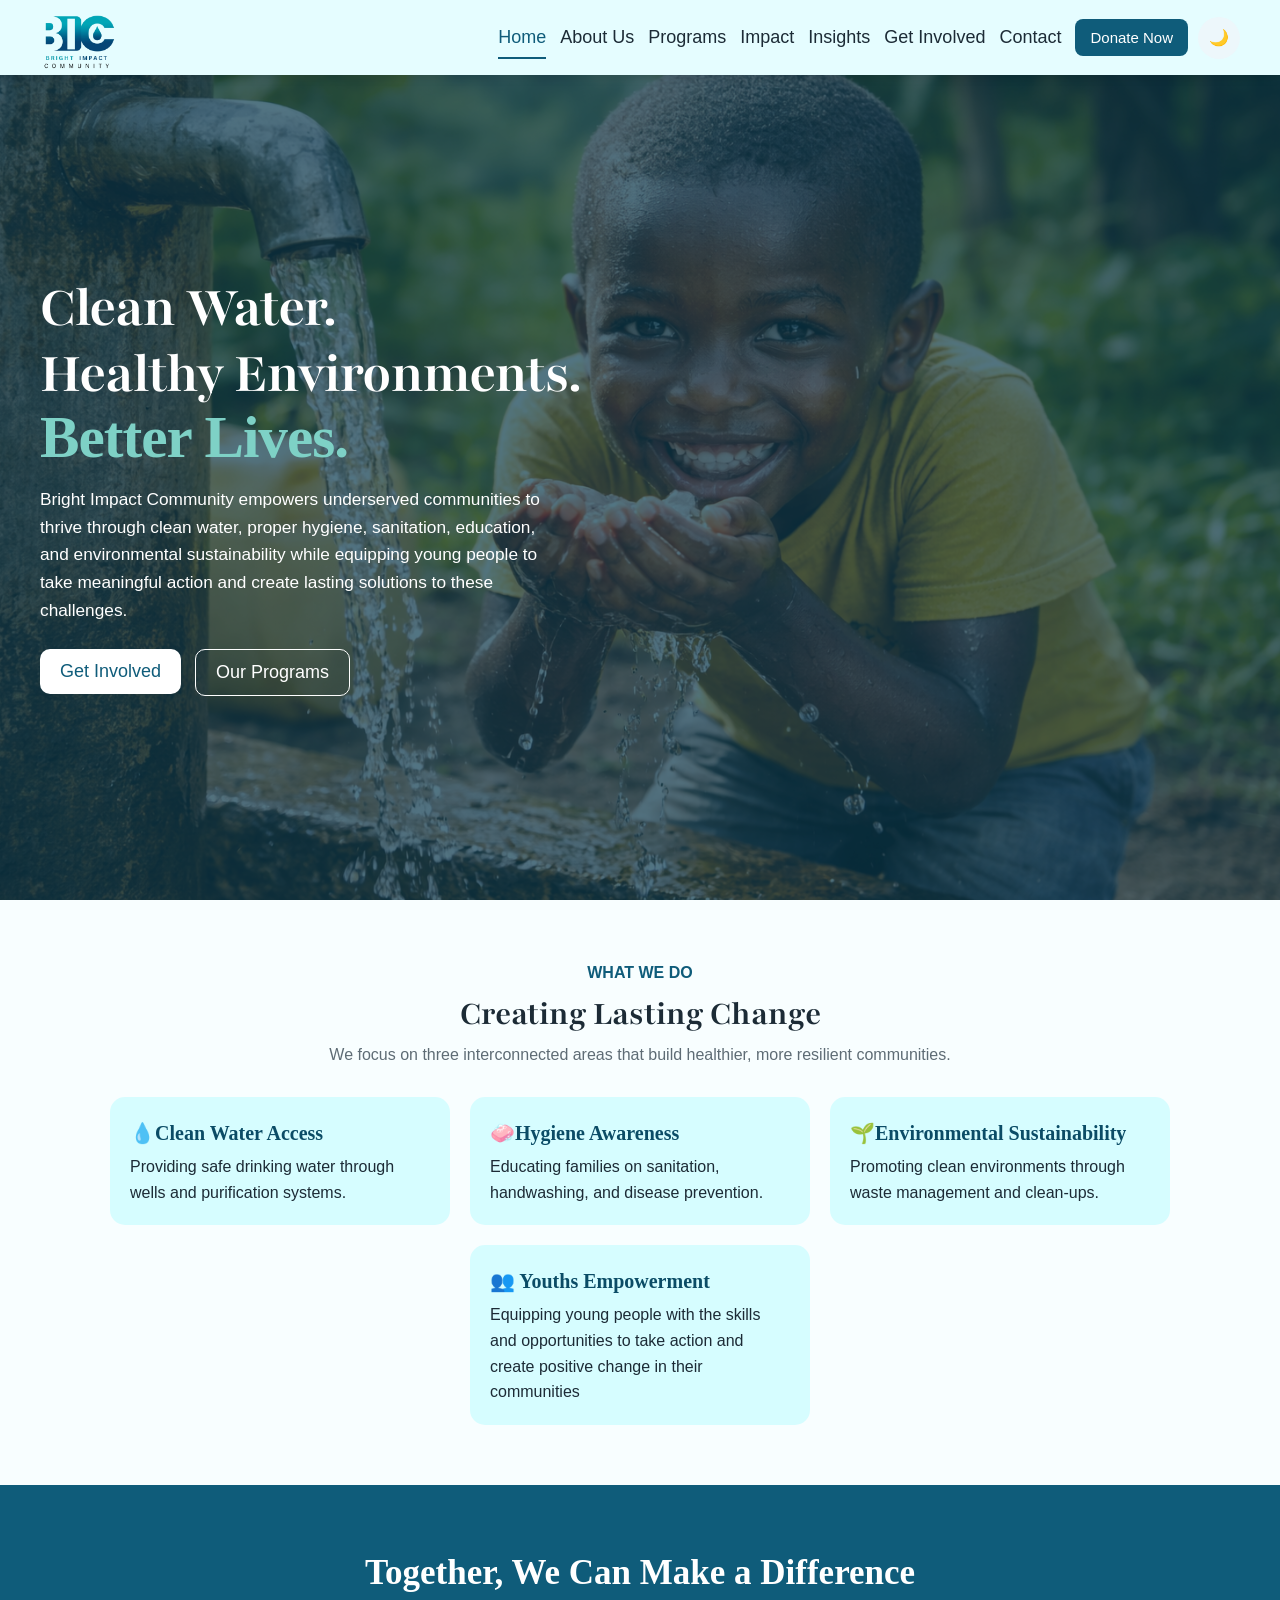
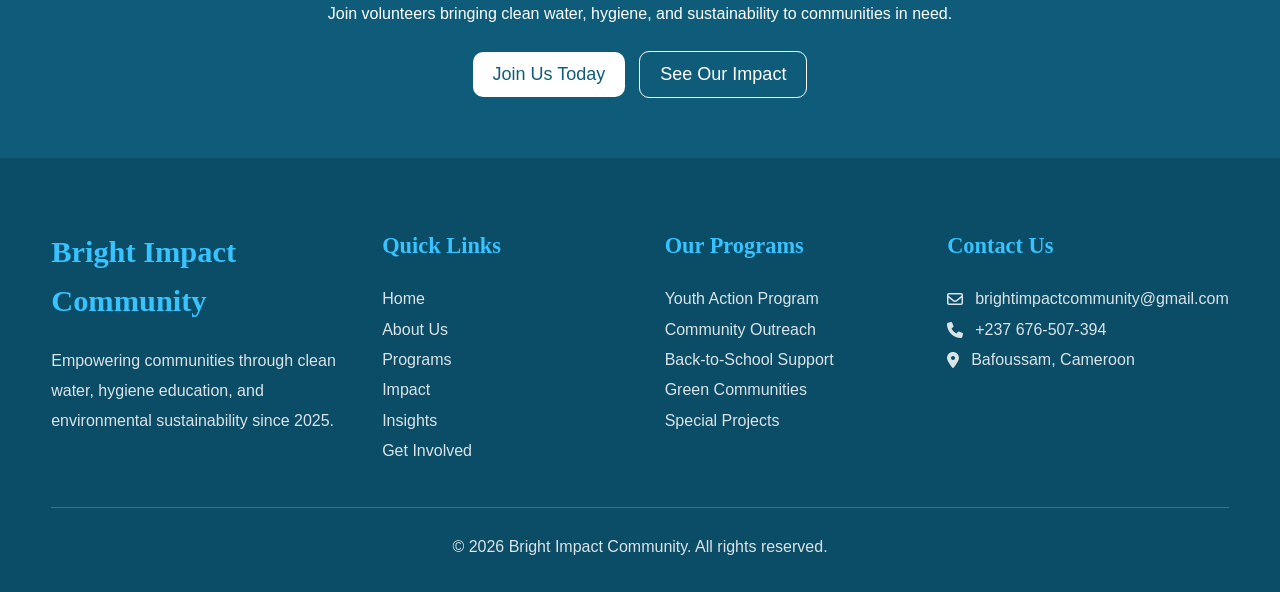
<file: index.html>
<!DOCTYPE html>
<html lang="en">
<head>
    <meta charset="UTF-8">
    <meta name="viewport" content="width=device-width, initial-scale=1.0">
    <link rel="stylesheet" href="style.css">
    <link rel="icon" type="image/png" href="images/favicon.png">
    <link rel="preconnect" href="https://fonts.googleapis.com">
    <link rel="preconnect" href="https://fonts.gstatic.com" crossorigin>
    <link href="https://fonts.googleapis.com/css2?family=Playfair:ital,opsz,wght@0,5..1200,300..900;1,5..1200,300..900&display=swap" rel="stylesheet">
    <title>Bright Impact Community</title>
    <link
  rel="stylesheet"
  href="https://cdnjs.cloudflare.com/ajax/libs/font-awesome/6.5.2/css/all.min.css"
/>
</head>
<body>

  <!-- NAVBAR -->
<header class="navbar">
<img src="images/logo-light.png" alt="" class="logo" height="75px" width="75px" id="logo">
  <nav id="nav-menu">
    <a href="index.html" class="active">Home</a>
    <a href="About.html">About Us</a>
    <a href="Projects.html">Programs</a>
    <a href="Impact.html">Impact</a>
    <a href="Insights.html">Insights</a>
    <a href="GetInvolved.html">Get Involved</a>
    <a href="Contact.html">Contact</a>
  <a href="https://dodonate.org/donate/brightimpactcommunity" target="_blank" rel="noopener"><button class="donate-btn">Donate Now</button></a>
  </nav>

  <!-- Hamburger -->
     <div class="nav-actions">
        <button id="theme-toggle" class="theme-toggle" aria-label="Toggle theme">🌙</button>
        <button id="menu-toggle" class="menu-toggle" aria-label="Open menu">
          <i class="fa-solid fa-bars"></i>
        </button>
      </div>
</header>

<!-- HERO SECTION -->
<section class="hero">
  <div class="overlay"></div>
  <div class="hero-content">
    <h1 class="animated-title">
      <span>Clean Water.</span> 
      <span>Healthy Environments.</span>
     <span class="highlight">Better Lives.</span>
    </h1>
    <p>
      Bright Impact Community empowers underserved communities to thrive through clean water, proper hygiene, sanitation, education, and environmental sustainability
      while equipping young people to take meaningful action and create lasting solutions to these challenges.
    </p>
    <div class="buttons">
      <a href="GetInvolved.html"><button class="primary"> Get Involved</button></a>
      <a href="Projects.html"><button class="secondary">Our Programs</button></a>
    </div>
  </div>
</section>



<!-- WHAT WE DO -->
<section class="services">
  <h4>WHAT WE DO</h4>
  <h2>Creating Lasting Change</h2>
  <p class="subtitle">
    We focus on three interconnected areas that build healthier, more resilient communities.
  </p>

  <div class="cards">
    <div class="card">
      <h3>💧Clean Water Access</h3>
      <p>Providing safe drinking water through wells and purification systems.</p>
    </div>

    <div class="card">
      <h3>🧼Hygiene Awareness</h3>
      <p>Educating families on sanitation, handwashing, and disease prevention.</p>
    </div>

    <div class="card">
      <h3>🌱Environmental Sustainability</h3>
      <p>Promoting clean environments through waste management and clean-ups.</p>
    </div>

    <div class="card">
      <h3>👥 Youths Empowerment</h3>
      <p>Equipping young people with the skills and opportunities to take action and create positive change in their communities</p>
    </div>
  </div>
</section>

<!-- CTA -->
<section class="cta">
  <h2>Together, We Can Make a Difference</h2>
  <p>
    Join volunteers bringing clean water, hygiene, and sustainability to communities in need.
  </p>
  <div class="buttons">
    <a href="GetInvolved.html"><button class="primary"> Join Us Today</button></a>
    <a href="Impact.html"><button class="secondary">See Our Impact</button></a>
  </div>
</section>

  <!-- FOOTER -->
  <footer class="footer">
    <div class="footer-grid">
      <div>
        <h3>Bright Impact Community</h3>
        <p>
          Empowering communities through clean water, hygiene education,
          and environmental sustainability since 2025.
        </p>
      </div>

      <div>
        <h4>Quick Links</h4>
        <ul>
          <li><a href="index.html">Home</a></li>
          <li><a href="About.html">About Us</a></li>
          <li><a href="Projects.html">Programs</a></li>
          <li><a href="Impact.html">Impact</a></li>
          <li><a href="Insights.html">Insights</a></li>
          <li><a href="GetInvolved.html">Get Involved</a></li>
        </ul>
      </div>

       <div>
        <h4>Our Programs</h4>
        <ul>
          <li><a href="Projects.html#youth-action">Youth Action Program</a></li>
          <li><a href="Projects.html#community-outreach">Community Outreach</a></li>
          <li><a href="Projects.html#back-to-school">Back-to-School Support</a></li>
          <li><a href="Projects.html#green-communities">Green Communities</a></li>
          <li><a href="Projects.html#special-projects">Special Projects</a></li>
        </ul>
      </div>

      <div>
        <h4>Contact Us</h4>
        <ul class="contact-list">
          <li><i class="fa-regular fa-envelope"></i>brightimpactcommunity@gmail.com</li>
          <li><i class="fa-solid fa-phone"></i> +237 676-507-394</li>
          <li><i class="fa-solid fa-location-dot"></i> Bafoussam, Cameroon</li>
        </ul>
      </div>
    </div>

    <div class="footer-bottom">
      <p>&copy; 2026 Bright Impact Community. All rights reserved.</p>
    </div>
  </footer>

  <!-- BACK TO TOP -->
  <button id="backToTop" class="back-to-top" aria-label="Back to top">
    <i class="fa-solid fa-arrow-up"></i>
  </button>

<script src="script.js">
</script>
    
</body>
</html>
</file>
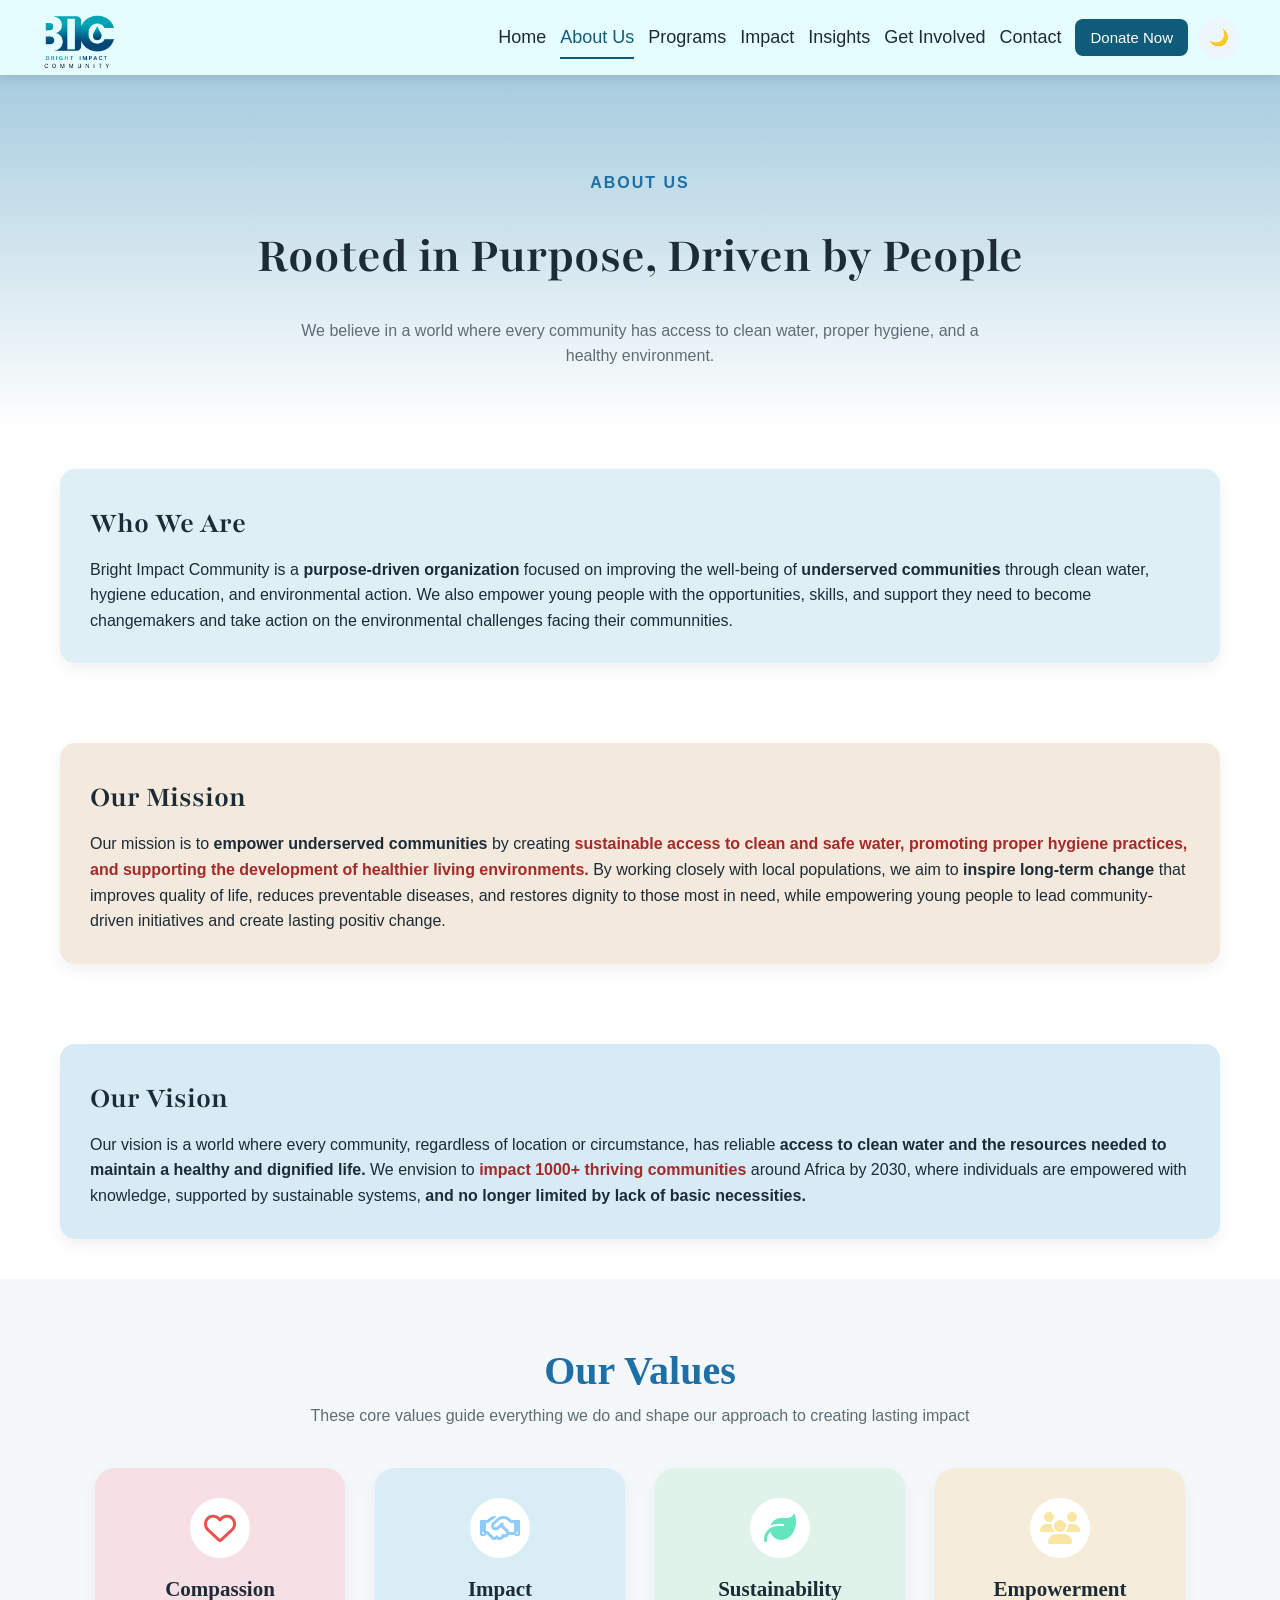
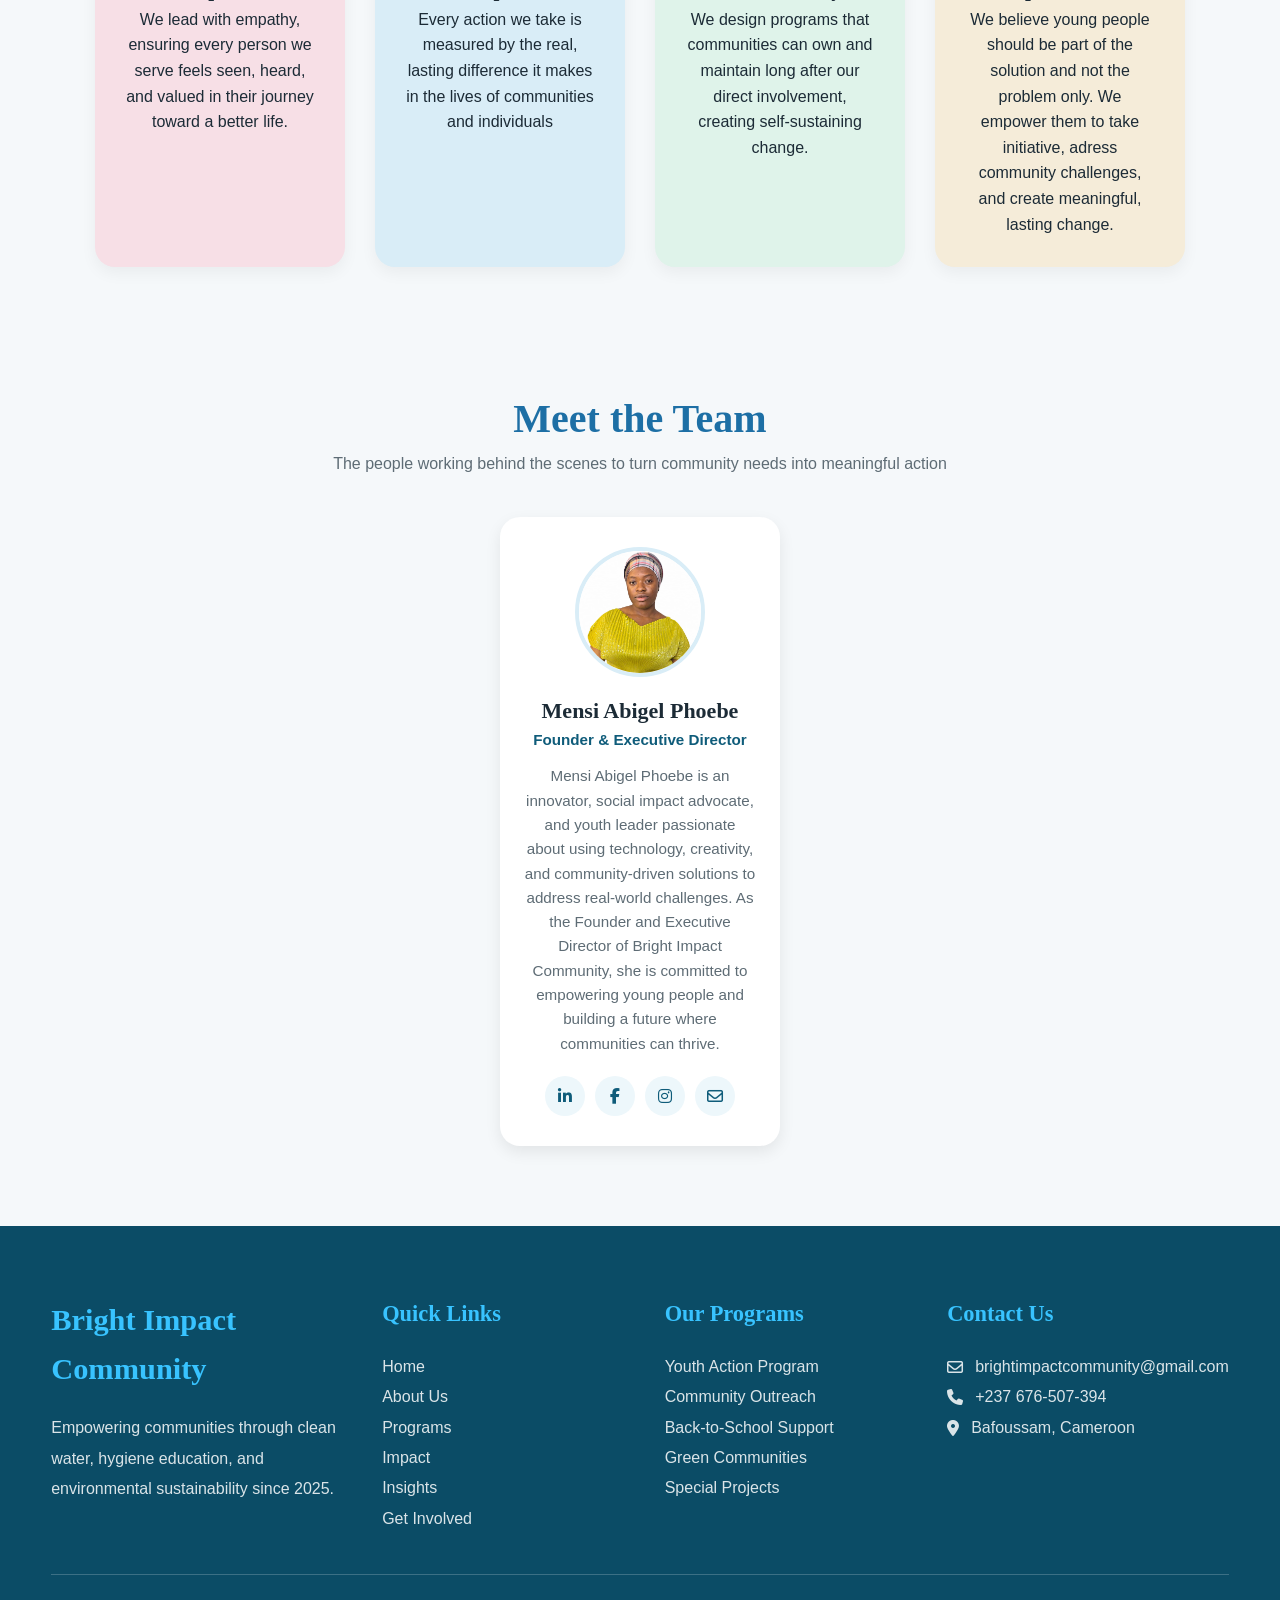
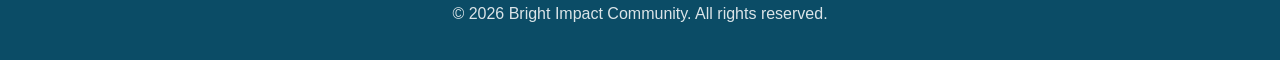
<file: About.html>
<!DOCTYPE html>
<html lang="en">
<head>
    <meta charset="UTF-8">
    <meta name="viewport" content="width=device-width, initial-scale=1.0">
     <title>About - Bright Impact</title>
    <link rel="stylesheet" href="about.css">
    <link rel="icon" type="image/png" href="images/favicon.png">
    <link rel="preconnect" href="https://fonts.gstatic.com" crossorigin>
    <link href="https://fonts.googleapis.com/css2?family=Playfair:ital,opsz,wght@0,5..1200,300..900;1,5..1200,300..900&display=swap" rel="stylesheet">
    <title>Document</title>
 <link
  rel="stylesheet"
  href="https://cdnjs.cloudflare.com/ajax/libs/font-awesome/6.5.2/css/all.min.css"
/>
</head>
<body>

  <!-- NAVBAR -->
<header class="navbar">
<img src="images/logo-light.png" alt="" class="logo" height="75px" width="75px" id="logo">
  <nav id="nav-menu">
    <a href="index.html" >Home</a>
    <a href="About.html" class="active">About Us</a>
    <a href="Projects.html">Programs</a>
    <a href="Impact.html">Impact</a>
    <a href="Insights.html">Insights</a>
    <a href="GetInvolved.html">Get Involved</a>
    <a href="Contact.html">Contact</a>
  <a href="https://dodonate.org/donate/brightimpactcommunity" target="_blank" rel="noopener"><button class="donate-btn">Donate Now</button></a>
  </nav>

  <!-- Hamburger -->
     <div class="nav-actions">
        <button id="theme-toggle" class="theme-toggle" aria-label="Toggle theme">🌙</button>
        <button id="menu-toggle" class="menu-toggle" aria-label="Open menu">
          <i class="fa-solid fa-bars"></i>
        </button>
      </div>
</header>

<!-- HERO -->
<section class="hero">
    <p class="small-title">ABOUT US</p>
    <h1>Rooted in Purpose, Driven by People</h1>
    <p class="subtitle">
        We believe in a world where every community has access to clean water,
        proper hygiene, and a healthy environment.
    </p>
</section>

<!-- WHO WE ARE -->
<section class="card-section">
    <div class="card">
        <h2>Who We Are</h2>
        <p>
            Bright Impact Community is a <b>purpose-driven organization</b> focused on improving the well-being of <b>underserved communities</b> through clean water, hygiene education, and environmental action.
            We also empower young people with the opportunities, skills, and support they need to become changemakers and take action
            on the environmental challenges facing their communnities.
        </p>
    </div>
</section>

<!-- MISSION -->
<section class="card-section">
    <div class="card beige">
        <h2>Our Mission</h2>
        <p>
           Our mission is to <b>empower underserved communities</b> by creating <b style="color: brown;">sustainable access to clean and safe water, promoting proper hygiene practices, and supporting the development of healthier living environments.</b>
           By working closely with local populations, we aim to <b>inspire long-term change</b> that improves quality of life, reduces preventable diseases, and restores dignity to those most in need, while empowering young people to lead community-driven initiatives and create lasting positiv change.
        </p>
    </div>
</section>

<!-- VISION -->
<section class="card-section">
    <div class="card blue">
        <h2>Our Vision</h2>
        <p>
           Our vision is a world where every community, regardless of location or circumstance, has reliable <b>access to clean water and the resources needed to maintain a healthy and dignified life.</b>
           We envision to <b style="color: brown;">impact 1000+ thriving communities</b> around Africa by 2030, where individuals are empowered with knowledge, supported by sustainable systems, <b>and no longer limited by lack of basic necessities.</b>
        </p>
    </div>
</section>

<!-- VALUES -->
<section class="values">
    <h2>Our Values</h2>
    <p class="values-sub">
        These core values guide everything we do and shape our approach to creating lasting impact
    </p>

    <div class="values-container">

        <div class="value-card pink">
            <div class="icon"><i class="fa-regular fa-heart fa-2xl" style="color: rgb(237, 79, 79);"></i></div>
            <h3>Compassion</h3>
            <p>We lead with empathy, ensuring every person we serve feels seen, heard, and valued in their journey toward a better life.</p>
        </div>

        <div class="value-card light-blue">
            <div class="icon"><i class="fa-regular fa-handshake fa-2xl" style="color: rgb(142, 204, 252);"></i></div>
            <h3>Impact</h3>
            <p>Every action we take is measured by the real, lasting difference it makes in the lives of communities and individuals</p>
        </div>

        <div class="value-card green">
            <div class="icon"><i class="fa-solid fa-leaf fa-2xl" style="color: rgb(99, 230, 190);"></i></div>
            <h3>Sustainability</h3>
            <p>We design programs that communities can own and maintain long after our direct involvement, creating self-sustaining change.</p>
        </div>

        <div class="value-card yellow">
            <div class="icon"><i class="fa-solid fa-users fa-2xl" style="color: rgb(250, 230, 162);"></i></div>
            <h3>Empowerment</h3>
            <p>We believe young people should be part of the solution and not the problem only. We empower them
              to take initiative, adress community challenges, and create meaningful, lasting change.
            </p>
        </div>

    </div>
</section>

<!-- MEET THE TEAM -->
<section class="team">
    <h2>Meet the Team</h2>
    <p class="team-sub">
        The people working behind the scenes to turn community needs into meaningful action
    </p>

    <div class="team-container">

        <!-- ===== ONE TEAM MEMBER: copy from here ===== -->
        <div class="team-card">
            <img class="team-photo" src="images/team/mensi-abigael.jpeg" alt="Photo of Full Name">
            <h3>Mensi Abigel Phoebe</h3>
            <p class="team-role">Founder & Executive Director</p>
            <p class="team-bio">
                Mensi Abigel Phoebe is an innovator, social impact advocate, and youth leader passionate about using technology, creativity, and community-driven solutions to address real-world challenges. 
                As the Founder and Executive Director of Bright Impact Community, she is committed to empowering young people and building a future where communities can thrive.

            </p>
            <div class="team-socials">
                <a href="https://www.linkedin.com/in/mensi-abigael-phoebe-26687532b?utm_source=share_via&utm_content=profile&utm_medium=member_android" target="_blank" rel="noopener" aria-label="LinkedIn"><i class="fa-brands fa-linkedin-in"></i></a>
                <a href="https://www.facebook.com/share/19jhrz7Std/" target="_blank" rel="noopener" aria-label="Facebook"><i class="fa-brands fa-facebook-f"></i></a>
                <a href="https://www.instagram.com/abhi_phoebe?mdxt=d3Nodm0zaGZ2aDg0" target="_blank" rel="noopener" aria-label="Instagram"><i class="fa-brands fa-instagram"></i></a>
                <a href="mailto:abhiphoebe87@gmail.com" aria-label="Email"><i class="fa-regular fa-envelope"></i></a>
            </div>
        </div>
        <!-- ===== ...to here ===== -->

    </div>
</section>

  <!-- FOOTER -->
  <footer class="footer">
    <div class="footer-grid">
      <div>
        <h3>Bright Impact Community</h3>
        <p>
          Empowering communities through clean water, hygiene education,
          and environmental sustainability since 2025.
        </p>
      </div>

      <div>
        <h4>Quick Links</h4>
        <ul>
          <li><a href="index.html">Home</a></li>
          <li><a href="About.html">About Us</a></li>
          <li><a href="Projects.html">Programs</a></li>
          <li><a href="Impact.html">Impact</a></li>
          <li><a href="Insights.html">Insights</a></li>
          <li><a href="GetInvolved.html">Get Involved</a></li>
        </ul>
      </div>

     <div>
        <h4>Our Programs</h4>
        <ul>
          <li><a href="Projects.html#youth-action">Youth Action Program</a></li>
          <li><a href="Projects.html#community-outreach">Community Outreach</a></li>
          <li><a href="Projects.html#back-to-school">Back-to-School Support</a></li>
          <li><a href="Projects.html#green-communities">Green Communities</a></li>
          <li><a href="Projects.html#special-projects">Special Projects</a></li>
        </ul>
      </div>

      <div>
        <h4>Contact Us</h4>
        <ul class="contact-list">
          <li><i class="fa-regular fa-envelope"></i> brightimpactcommunity@gmail.com</li>
          <li><i class="fa-solid fa-phone"></i> +237 676-507-394</li>
          <li><i class="fa-solid fa-location-dot"></i> Bafoussam, Cameroon</li>
        </ul>
      </div>
    </div>

    <div class="footer-bottom">
      <p>&copy; 2026 Bright Impact Community. All rights reserved.</p>
    </div>
  </footer>

  <!-- BACK TO TOP -->
  <button id="backToTop" class="back-to-top" aria-label="Back to top">
    <i class="fa-solid fa-arrow-up"></i>
  </button>

<script src="about.js"></script>
</body>
</html>
</file>
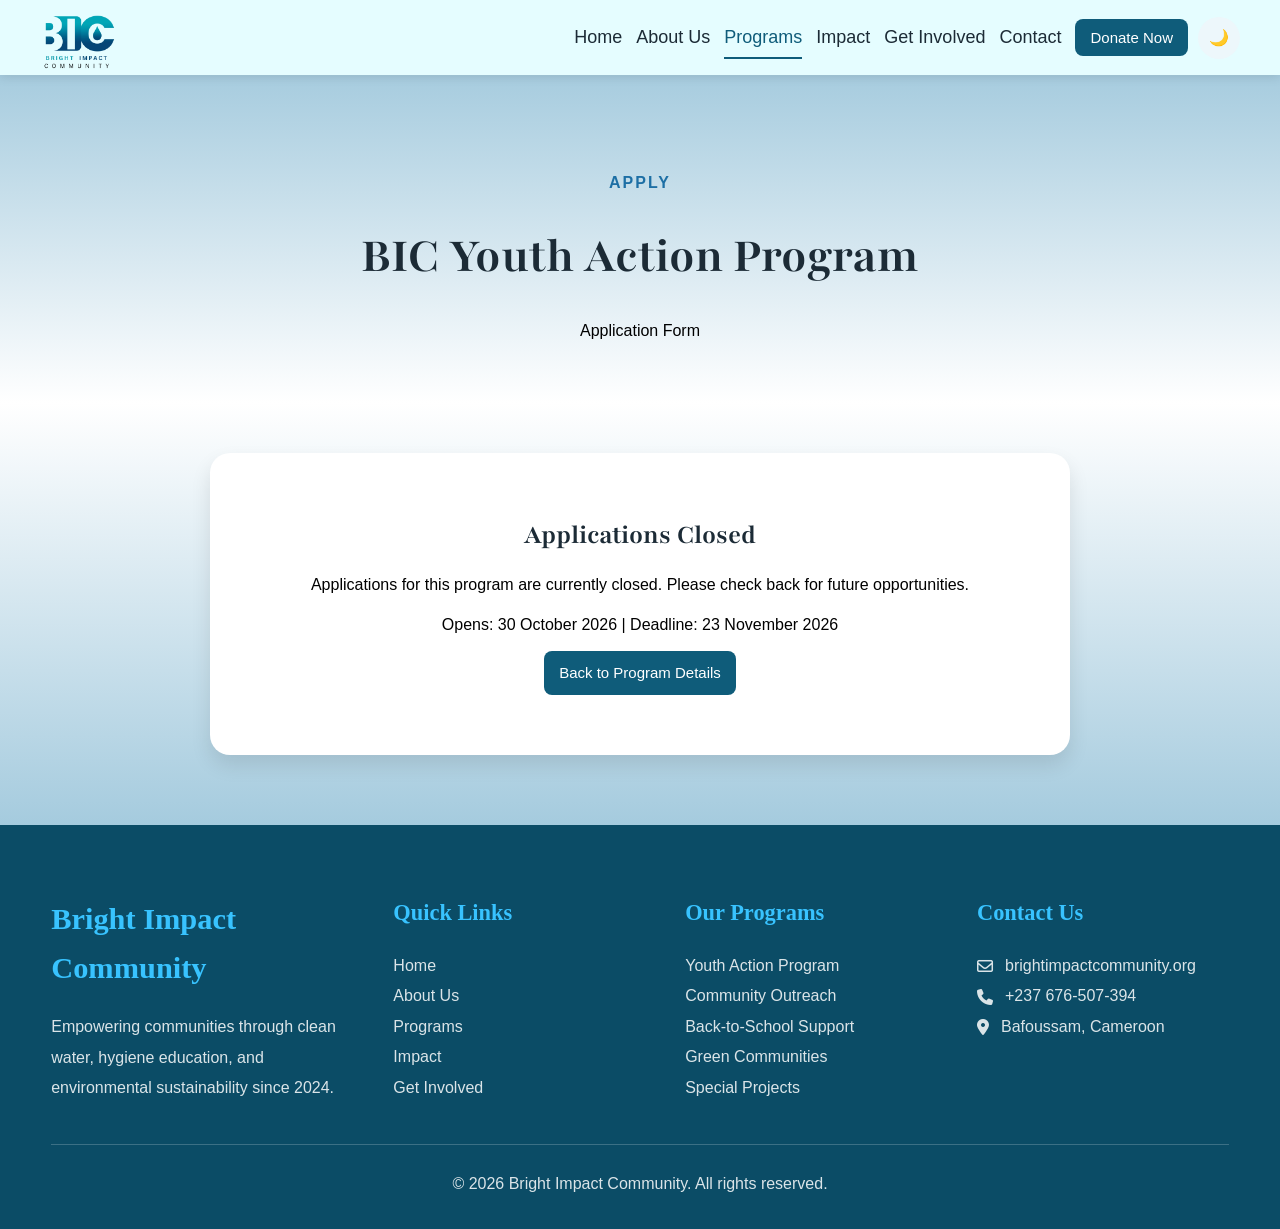
<file: apply.html>
<!DOCTYPE html>
<html lang="en">
<head>
    <meta charset="UTF-8">
    <meta name="viewport" content="width=device-width, initial-scale=1.0">
    <link rel="stylesheet" href="projects.css">
    <link rel="stylesheet" href="apply.css">
    <link rel="icon" type="image/png" href="images/favicon.png">
    <link rel="preconnect" href="https://fonts.gstatic.com" crossorigin>
    <link href="https://fonts.googleapis.com/css2?family=Playfair:ital,opsz,wght@0,5..1200,300..900;1,5..1200,300..900&display=swap" rel="stylesheet">

    <title>Application</title>
    <link
  rel="stylesheet"
  href="https://cdnjs.cloudflare.com/ajax/libs/font-awesome/6.5.2/css/all.min.css"
/>
</head>
<body>

  <!-- NAVBAR -->
<header class="navbar">
<img src="images/logo-light.png" alt="" class="logo" height="75px" width="75px" id="logo">
  <nav id="nav-menu">
    <a href="index.html">Home</a>
    <a href="About.html">About Us</a>
    <a href="Projects.html" class="active">Programs</a>
    <a href="Impact.html">Impact</a>
    <a href="GetInvolved.html">Get Involved</a>
    <a href="Contact.html">Contact</a>
  <a href="Contact.html"><button class="donate-btn">Donate Now</button></a>
  </nav>

  <!-- Hamburger -->
     <div class="nav-actions">
        <button id="theme-toggle" class="theme-toggle" aria-label="Toggle theme">🌙</button>
        <button id="menu-toggle" class="menu-toggle" aria-label="Open menu">
          <i class="fa-solid fa-bars"></i>
        </button>
      </div>
</header>

<!-- HERO -->
<section class="hero">
    <p class="small-title">APPLY</p>
    <h1 id="apply-title">Application</h1>
    <p class="subtitle" id="apply-sub"></p>
</section>

<!-- FORM -->
<section class="apply-wrap">
  <div class="apply-card" id="apply-root"></div>
</section>

 <!-- FOOTER -->
  <footer class="footer">
    <div class="footer-grid">
      <div>
        <h3>Bright Impact Community</h3>
        <p>
          Empowering communities through clean water, hygiene education,
          and environmental sustainability since 2024.
        </p>
      </div>

      <div>
        <h4>Quick Links</h4>
        <ul>
          <li><a href="index.html">Home</a></li>
          <li><a href="About.html">About Us</a></li>
          <li><a href="Projects.html">Programs</a></li>
          <li><a href="Impact.html">Impact</a></li>
          <li><a href="GetInvolved.html">Get Involved</a></li>
        </ul>
      </div>

      <div>
        <h4>Our Programs</h4>
        <ul>
          <li><a href="Projects.html#youth-action">Youth Action Program</a></li>
          <li><a href="Projects.html#community-outreach">Community Outreach</a></li>
          <li><a href="Projects.html#back-to-school">Back-to-School Support</a></li>
          <li><a href="Projects.html#green-communities">Green Communities</a></li>
          <li><a href="Projects.html#special-projects">Special Projects</a></li>
        </ul>
      </div>

      <div>
        <h4>Contact Us</h4>
        <ul class="contact-list">
          <li><i class="fa-regular fa-envelope"></i> brightimpactcommunity.org</li>
          <li><i class="fa-solid fa-phone"></i> +237 676-507-394</li>
          <li><i class="fa-solid fa-location-dot"></i> Bafoussam, Cameroon</li>
        </ul>
      </div>
    </div>

    <div class="footer-bottom">
      <p>&copy; 2026 Bright Impact Community. All rights reserved.</p>
    </div>
  </footer>

  <!-- BACK TO TOP -->
  <button id="backToTop" class="back-to-top" aria-label="Back to top">
    <i class="fa-solid fa-arrow-up"></i>
  </button>

<script src="programs-config.js"></script>
<script src="forms-data.js"></script>
<script src="projects.js"></script>
<script src="apply.js"></script>

</body>
</html>
</file>
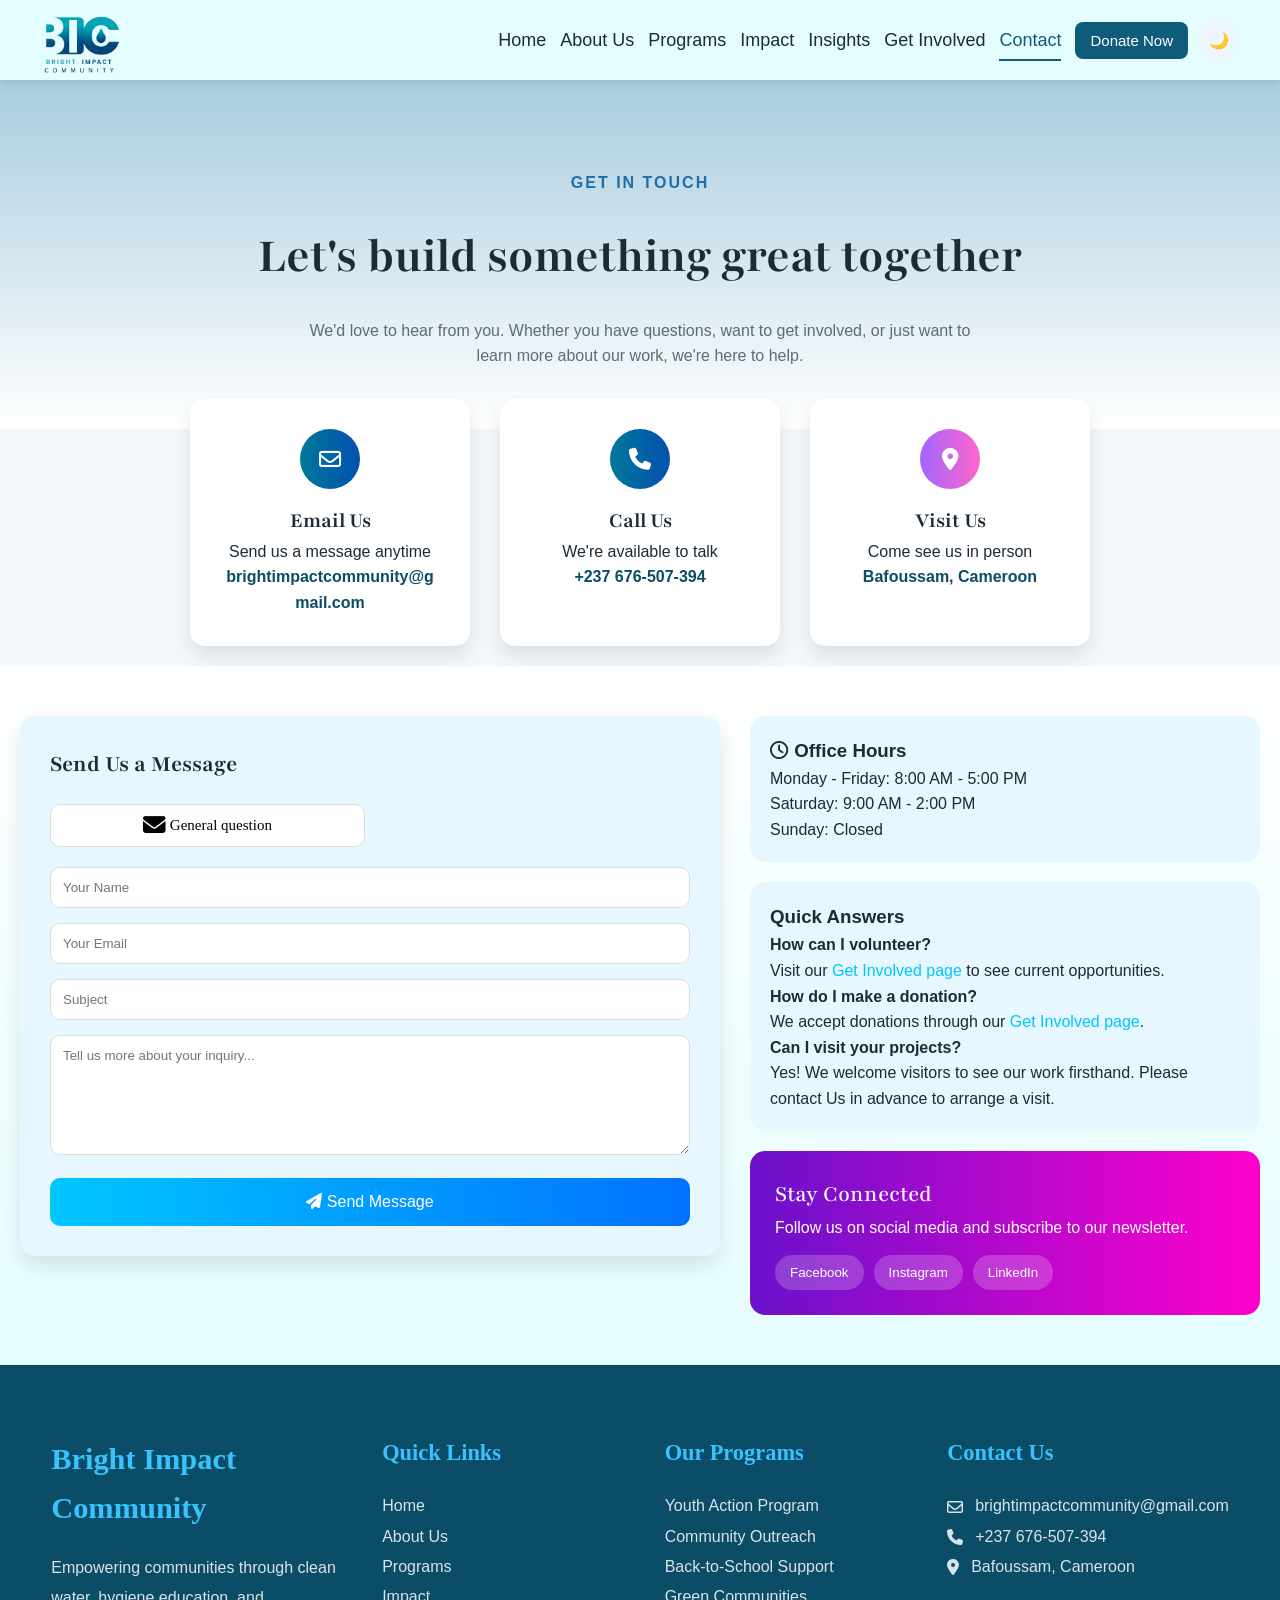
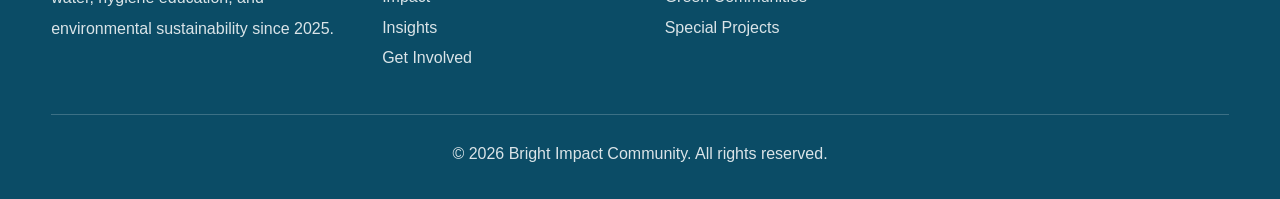
<file: Contact.html>
<!DOCTYPE html>
<html lang="en">
<head>
    <meta charset="UTF-8">
    <meta name="viewport" content="width=device-width, initial-scale=1.0">
    <link rel="stylesheet" href="contact.css">
    <link rel="icon" type="image/png" href="images/favicon.png">
    <link rel="preconnect" href="https://fonts.gstatic.com" crossorigin>
    <link href="https://fonts.googleapis.com/css2?family=Playfair:ital,opsz,wght@0,5..1200,300..900;1,5..1200,300..900&display=swap" rel="stylesheet">
    <title>Contact Us</title>
 <link
  rel="stylesheet"
  href="https://cdnjs.cloudflare.com/ajax/libs/font-awesome/6.5.2/css/all.min.css"
/>
</head>
<body>

  <!-- NAVBAR -->
<header class="navbar">
<img src="images/logo-light.png" alt="" class="logo" height="80px" width="80px" id="logo">
  <nav id="nav-menu">
    <a href="index.html" >Home</a>
    <a href="About.html">About Us</a>
    <a href="Projects.html">Programs</a>
    <a href="Impact.html">Impact</a>
    <a href="Insights.html">Insights</a>
    <a href="GetInvolved.html">Get Involved</a>
    <a href="Contact.html" class="active">Contact</a>
  <a href="https://dodonate.org/donate/brightimpactcommunity" target="_blank" rel="noopener"><button class="donate-btn">Donate Now</button></a>
  </nav>

  <!-- Hamburger -->
     <div class="nav-actions">
        <button id="theme-toggle" class="theme-toggle" aria-label="Toggle theme">🌙</button>
        <button id="menu-toggle" class="menu-toggle" aria-label="Open menu">
          <i class="fa-solid fa-bars"></i>
        </button>
      </div>
</header>

<!-- HERO -->
<section class="hero">
    <p class="small-title">GET IN TOUCH</p>
    <h1>Let's build something great together</h1>
    <p class="subtitle">
       We'd love to hear from you. Whether you have questions, want to get involved,
       or just want to learn more about our work, we're here to help.
    </p>
</section>

<!-- CONTACT CARDS -->
<section class="contact-cards">
  <div class="card">
    <div class="icon blue"><i class="fa-regular fa-envelope"></i></div>
    <h3>Email Us</h3>
    <p>Send us a message anytime</p>
    <span>brightimpactcommunity@gmail.com</span>
  </div>

  <div class="card">
    <div class="icon blue"><i class="fa-solid fa-phone"></i></div>
    <h3>Call Us</h3>
    <p>We're available to talk</p>
    <span>+237 676-507-394</span>
  </div>

  <div class="card">
    <div class="icon purple"><i class="fa-solid fa-location-dot"></i></div>
    <h3>Visit Us</h3>
    <p>Come see us in person</p>
    <span>Bafoussam, Cameroon</span>
  </div>
</section>

<!-- MAIN SECTION -->
<section class="contact-main">

  <!-- FORM -->
   <form id="contact-form" action="https://formspree.io/f/meevkkwv" method="POST">
    <input type="hidden" name="inquiry_type" id="inquiry-type">
  <div class="form-box">
    <h2>Send Us a Message</h2>

    <div class="options">
      <button type="button"><i class="fa-solid fa-envelope fa-xl" style="color: rgb(0, 0, 0);"></i> General question</button>
    </div>

    <input type="text" placeholder="Your Name" name="name" required>
    <input type="email" placeholder="Your Email" name="email" required>
    <input type="text" placeholder="Subject" name="Subject" required>
    <textarea name="message" placeholder="Tell us more about your inquiry..." required></textarea>

    <button type="submit" id="submit-btn" class="send-btn">
      <i class="fa-solid fa-paper-plane"></i> Send Message
    </button>
  </div>
  </form>

  <!-- RIGHT SIDE -->
  <div class="right-box">

    <div class="office">
      <h3><i class="fa-regular fa-clock"></i> Office Hours</h3>
      <p>Monday - Friday: <span>8:00 AM - 5:00 PM</span></p>
      <p>Saturday: <span>9:00 AM - 2:00 PM</span></p>
      <p>Sunday: <span>Closed</span></p>
    </div>

    <div class="answers">
      <h3>Quick Answers</h3>
      <p><strong>How can I volunteer?</strong></p>
      <p>Visit our <a href="GetInvolved.html">Get Involved page</a> to see current opportunities.</p>

      <p><strong>How do I make a donation?</strong></p>
      <p>We accept donations through our <a href="GetInvolved.html">Get Involved page</a>.</p>

      <p><strong>Can I visit your projects?</strong></p>
      <p>Yes! We welcome visitors to see our work firsthand. Please contact Us in advance to arrange a visit.</p>
    </div>

    <div class="social">
      <h3>Stay Connected</h3>
      <p>Follow us on social media and subscribe to our newsletter.</p>

      <div class="social-btns">
        <button><a href="https://web.facebook.com/profile.php?id=61586969045742" target="_blank" rel="noopener noreferrer">Facebook</a></button>
        <button><a href="https://www.instagram.com/bright_impact_community/" target="_blank" rel="noopener noreferrer">Instagram</a></button>
        <button><a href="https://www.linkedin.com/company/108953116/admin/dashboard/" target="_blank" rel="noopener noreferrer">LinkedIn</a></button>
      </div>
    </div>

  </div>
</section>

  <!-- FOOTER -->
  <footer class="footer">
    <div class="footer-grid">
      <div>
        <h3>Bright Impact Community</h3>
        <p>
          Empowering communities through clean water, hygiene education,
          and environmental sustainability since 2025.
        </p>
      </div>

      <div>
        <h4>Quick Links</h4>
        <ul>
          <li><a href="index.html">Home</a></li>
          <li><a href="About.html">About Us</a></li>
          <li><a href="Projects.html">Programs</a></li>
          <li><a href="Impact.html">Impact</a></li>
          <li><a href="Insights.html">Insights</a></li>
          <li><a href="GetInvolved.html">Get Involved</a></li>
        </ul>
      </div>

       <div>
        <h4>Our Programs</h4>
        <ul>
          <li><a href="Projects.html#youth-action">Youth Action Program</a></li>
          <li><a href="Projects.html#community-outreach">Community Outreach</a></li>
          <li><a href="Projects.html#back-to-school">Back-to-School Support</a></li>
          <li><a href="Projects.html#green-communities">Green Communities</a></li>
          <li><a href="Projects.html#special-projects">Special Projects</a></li>
        </ul>
      </div>

      <div>
        <h4>Contact Us</h4>
        <ul class="contact-list">
          <li><i class="fa-regular fa-envelope"></i> brightimpactcommunity@gmail.com</li>
          <li><i class="fa-solid fa-phone"></i> +237 676-507-394</li>
          <li><i class="fa-solid fa-location-dot"></i> Bafoussam, Cameroon</li>
        </ul>
      </div>
    </div>

    <div class="footer-bottom">
      <p>&copy; 2026 Bright Impact Community. All rights reserved.</p>
    </div>
  </footer>

  <!-- BACK TO TOP -->
  <button id="backToTop" class="back-to-top" aria-label="Back to top">
    <i class="fa-solid fa-arrow-up"></i>
  </button>

<script src="contact.js"></script>
</body>
</html>
</file>
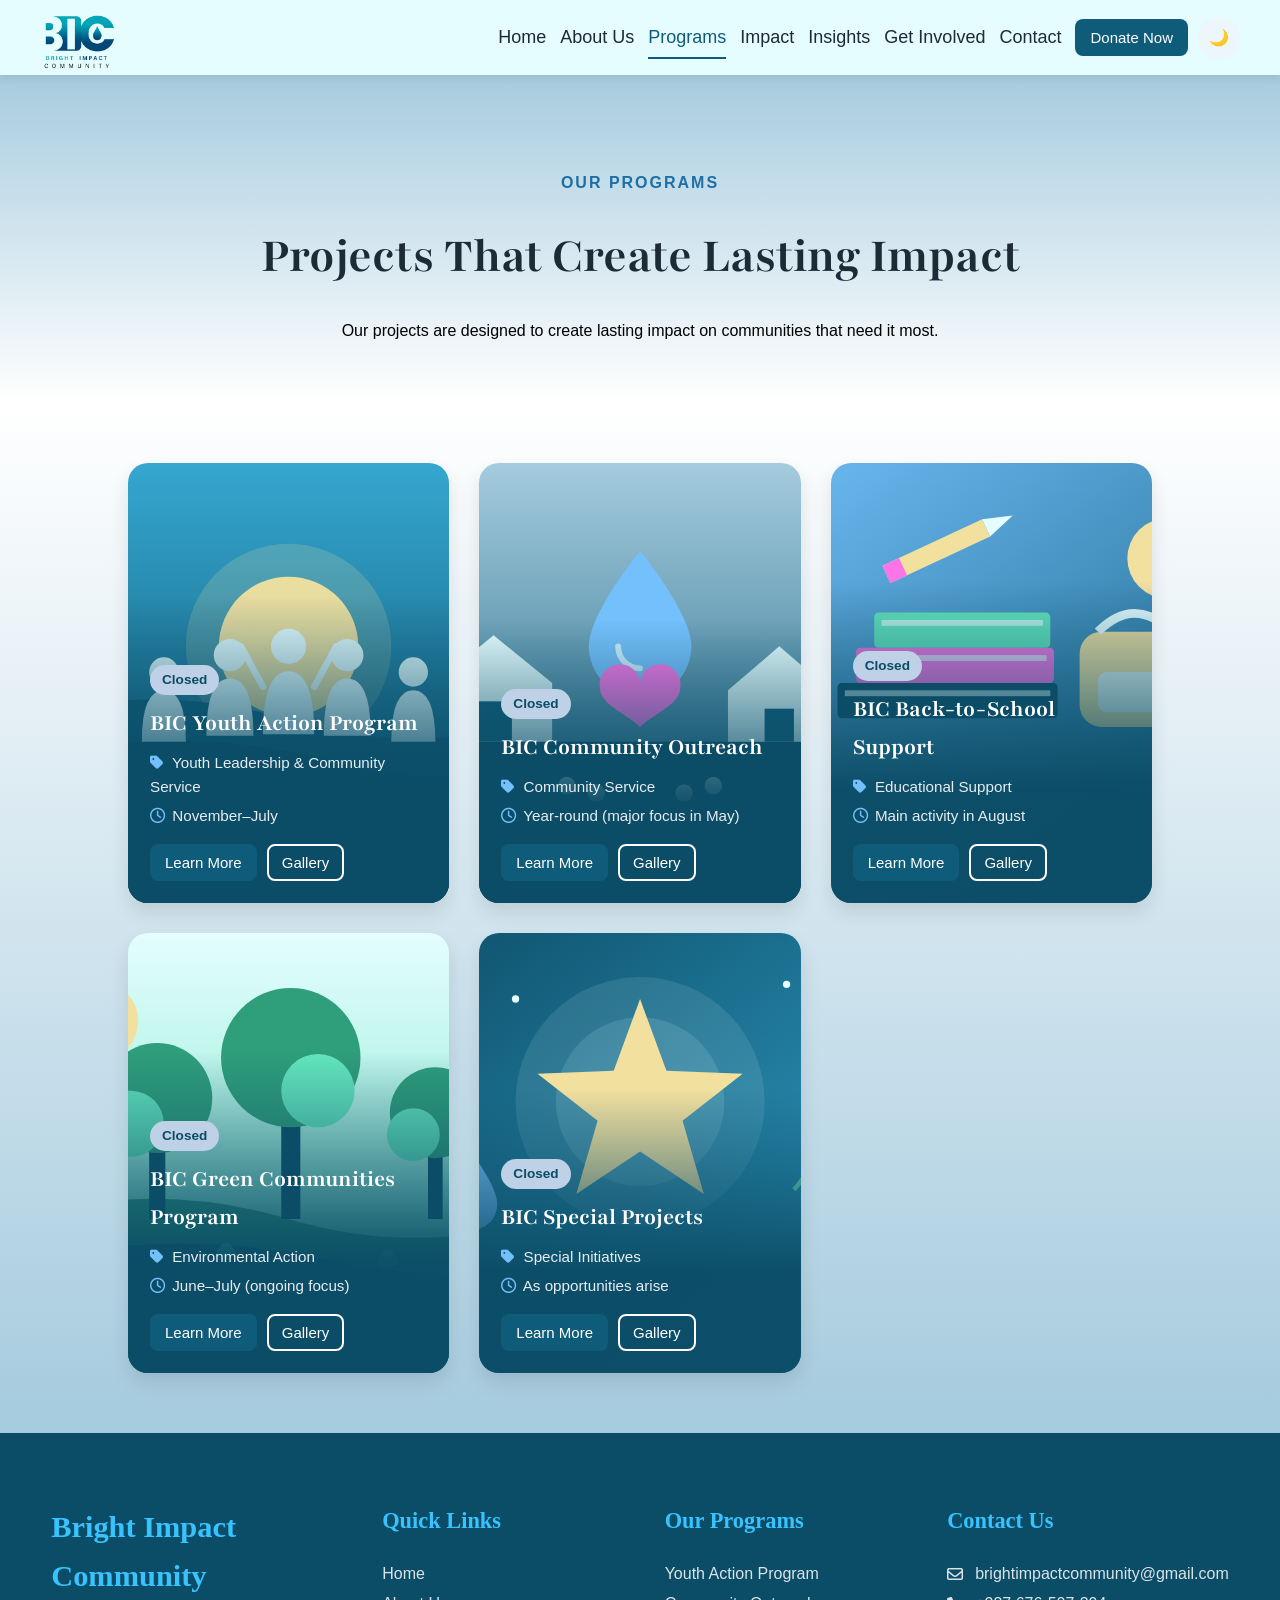
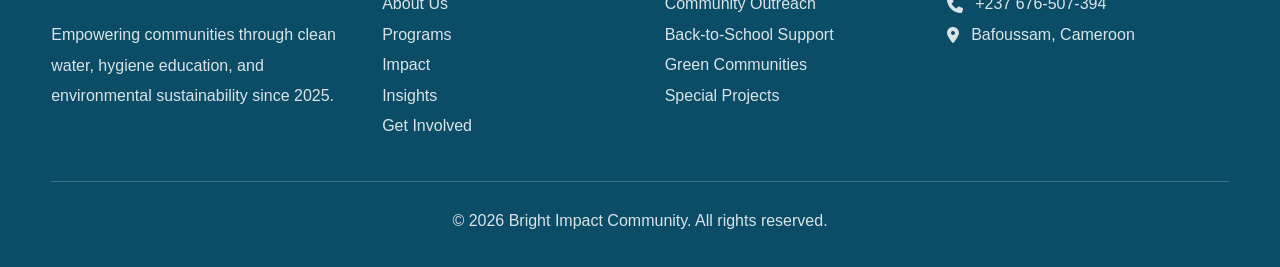
<file: Projects.html>
<!DOCTYPE html>
<html lang="en">
<head>
    <meta charset="UTF-8">
    <meta name="viewport" content="width=device-width, initial-scale=1.0">
    <link rel="stylesheet" href="projects.css">
    <link rel="icon" type="image/png" href="images/favicon.png">
    <link rel="preconnect" href="https://fonts.gstatic.com" crossorigin>
    <link href="https://fonts.googleapis.com/css2?family=Playfair:ital,opsz,wght@0,5..1200,300..900;1,5..1200,300..900&display=swap" rel="stylesheet">

    <title>Programs</title>
    <link
  rel="stylesheet"
  href="https://cdnjs.cloudflare.com/ajax/libs/font-awesome/6.5.2/css/all.min.css"
/>
</head>
<body>

  <!-- NAVBAR -->
<header class="navbar">
<img src="images/logo-light.png" alt="" class="logo" height="75px" width="75px" id="logo">
  <nav id="nav-menu">
    <a href="index.html">Home</a>
    <a href="About.html">About Us</a>
    <a href="Projects.html" class="active">Programs</a>
    <a href="Impact.html">Impact</a>
    <a href="Insights.html">Insights</a>
    <a href="GetInvolved.html">Get Involved</a>
    <a href="Contact.html">Contact</a>
  <a href="https://dodonate.org/donate/brightimpactcommunity" target="_blank" rel="noopener"><button class="donate-btn">Donate Now</button></a>
  </nav>

  <!-- Hamburger -->
     <div class="nav-actions">
        <button id="theme-toggle" class="theme-toggle" aria-label="Toggle theme">🌙</button>
        <button id="menu-toggle" class="menu-toggle" aria-label="Open menu">
          <i class="fa-solid fa-bars"></i>
        </button>
      </div>
</header>
<!-- HERO -->
<section class="hero">
    <p class="small-title">OUR PROGRAMS</p>
    <h1>Projects That Create Lasting Impact</h1>
    <p class="subtitle">
        Our projects are designed to create lasting impact on communities that need it most.
    </p>
</section>

<!-- PROGRAM CARDS -->
<section class="programs-grid">

  <article class="program-card" id="youth-action">
    <img class="card-bg" src="images/program-youth-action.svg" alt="BIC Youth Action Program">
    <div class="card-overlay">
      <span class="status-badge" data-program="youth-action"></span>
      <h2>BIC Youth Action Program</h2>
      <p class="card-meta">
        <span><i class="fa-solid fa-tag"></i> Youth Leadership & Community Service</span>
        <span><i class="fa-regular fa-clock"></i> November–July</span>
      </p>
      <button class="donate-btn learn-more" data-program="youth-action">Learn More</button>
    </div>
  </article>

  <article class="program-card" id="community-outreach">
    <img class="card-bg" src="images/program-community-outreach.svg" alt="BIC Community Outreach">
    <div class="card-overlay">
      <span class="status-badge" data-program="community-outreach"></span>
      <h2>BIC Community Outreach</h2>
      <p class="card-meta">
        <span><i class="fa-solid fa-tag"></i> Community Service</span>
        <span><i class="fa-regular fa-clock"></i> Year-round (major focus in May)</span>
      </p>
      <button class="donate-btn learn-more" data-program="community-outreach">Learn More</button>
    </div>
  </article>

  <article class="program-card" id="back-to-school">
    <img class="card-bg" src="images/program-back-to-school.svg" alt="BIC Back-to-School Support">
    <div class="card-overlay">
      <span class="status-badge" data-program="back-to-school"></span>
      <h2>BIC Back-to-School Support</h2>
      <p class="card-meta">
        <span><i class="fa-solid fa-tag"></i> Educational Support</span>
        <span><i class="fa-regular fa-clock"></i> Main activity in August</span>
      </p>
      <button class="donate-btn learn-more" data-program="back-to-school">Learn More</button>
    </div>
  </article>

  <article class="program-card" id="green-communities">
    <img class="card-bg" src="images/program-green-communities.svg" alt="BIC Green Communities Program">
    <div class="card-overlay">
      <span class="status-badge" data-program="green-communities"></span>
      <h2>BIC Green Communities Program</h2>
      <p class="card-meta">
        <span><i class="fa-solid fa-tag"></i> Environmental Action</span>
        <span><i class="fa-regular fa-clock"></i> June–July (ongoing focus)</span>
      </p>
      <button class="donate-btn learn-more" data-program="green-communities">Learn More</button>
    </div>
  </article>

  <article class="program-card" id="special-projects">
    <img class="card-bg" src="images/program-special-projects.svg" alt="BIC Special Projects">
    <div class="card-overlay">
      <span class="status-badge" data-program="special-projects"></span>
      <h2>BIC Special Projects</h2>
      <p class="card-meta">
        <span><i class="fa-solid fa-tag"></i> Special Initiatives</span>
        <span><i class="fa-regular fa-clock"></i> As opportunities arise</span>
      </p>
      <button class="donate-btn learn-more" data-program="special-projects">Learn More</button>
    </div>
  </article>
</section>

<!-- PROGRAM DETAIL VIEWS (shown in a pop-up when someone clicks Learn More) -->
<article class="program-detail" id="detail-youth-action" hidden>
    <p class="detail-commit"><strong>DO NOT APPLY IF YOU WILL NOT COMMIT; PLEASE DO NOT.</strong></p>
    <img class="detail-img" src="images/program-youth-action.svg" alt="BIC Youth Action Program">
    <h2>BIC Youth Action Program</h2>
    <p class="program-meta">
      <strong>Duration:</strong> November–July<br>
      <strong>Target participants:</strong> African youth aged 15–20<br>
      <strong>Program type:</strong> Youth leadership and community action
    </p>
    <h3>Program Overview</h3>
    <p>The BIC Youth Action Program empowers young Africans to identify and address challenges in their communities related to clean water, hygiene and sanitation, waste management, and environmental sustainability.</p>
    <p>Throughout the program, participants take action within their own communities through awareness campaigns, community service, educational activities, and practical initiatives that support BIC's mission.</p>
    <p>Rather than simply learning about these issues, participants are encouraged to become active changemakers who turn their ideas into meaningful community action.</p>
    <h3>Activities & Timeline</h3>
    <ul>
      <li><b><i>November 30:</i></b> Youth orientation and program introduction.</li>
      <li>December: Clean Water Action</li>
      <li>January: Hygiene & Sanitation Action</li>
      <li>February: Waste management Action</li>
      <li>March: Environmental sustainability Action</li>
      <li>April: From Problem to Solution Innovation Workshop</li>
      <li>May: Community Action </li>
      <li>June: Youth Advocacy & Leadership</li>
      <li>July: Impact & Graduation</li>
      <br>
      <p><b>Note:</b> <i><b>At the beginning of each month,</b> participants will attend a mentorship meeting to learn more about the month's activities and how to carry them out. 
        <b>At the end of each month,</b> participants will submit an activity report with supporting evidence, such as photos and social media posts, followed by a review meeting. 
        Participants should plan for approximately <b>4 hours of scheduled meetings per month,</b> in addition to flexible time for community activities and project implementation</i></p>
    </ul>
    <h3>Eligibility &amp; Requirements</h3>
    <ul>
      <li>Be between <b>15 and 20 years</b> old at the time of application.</li>
      <li>Be an <b>African citizen.</b></li>
      <li>Be willing and able to commit to the full program duration</li>
      <li>Commit to <b>4 hours per month</b> for meetings, plus <b>flexible hours</b> to carry out your community activities.</li>
      <li>Demonstrate an interest in community service, environmental sustainability & public health education.</li>
      <li>Have access to a community where you can carry out activities</li>
      <li>Be willing to participate in program activities, submit progress updates monthly, and report on your community impact.</li>
    </ul>
    <h3>What You Will Gain</h3>
    <ul>
      <li>A certificate of participation, subject to meeting the program's completion requirements.</li>
      <li>Awards and recognition for the best community projects.</li>
      <li>Funding support for outstanding projects, where available (funding is not guaranteed).</li>
      <li>Hands-on experience planning and leading a real community project.</li>
      <li>Leadership, public speaking, teamwork, communication, and problem-solving skills.</li>
      <li>Guidance and mentorship from the BIC team.</li>
      <li>Practical knowledge of clean water, hygiene, sanitation, waste management, and environmental sustainability.</li>
      <li>A network of young changemakers who share your passion for community impact.</li>
      <li>The opportunity to have your project and story featured in BIC communications, with your consent.</li>
      <li>A stronger profile for future scholarships, internships, and leadership opportunities.</li>
    </ul>
    <h3>Application Status</h3>
    <div class="detail-apply" data-program="youth-action"></div>
</article>

<article class="program-detail" id="detail-community-outreach" hidden>
    <img class="detail-img" src="images/program-community-outreach.svg" alt="BIC Community Outreach">
    <h2>BIC Community Outreach</h2>
    <p class="program-meta">
      <strong>Schedule:</strong> Year-round, with periodic outreach activities and a major annual focus in May.<br>
      <strong>Program type:</strong> Community service and family support
    </p>
    <h3>Program Overview</h3>
    <p>BIC Community Outreach brings <b>Volunteers</b> into underserved communities to support families through essential donations and practical education.</p>
    <p>Through community visits, we aim to help families improve their understanding and everyday practices related to clean water, hygiene, sanitation, and proper waste management.</p>
    <p>Activities may include distributing essential supplies, demonstrating safe hygiene practices, educating families about water safety, and promoting responsible waste disposal.</p>
    <h3>Activities</h3>
    <ul>
      <li>Visits to underserved families and communities.</li>
      <li>Distribution of essential supplies and donations.</li>
      <li>Clean water and safe water storage education.</li>
      <li>Hygiene and sanitation awareness.</li>
      <li>Household waste-management education.</li>
      <li>Community engagement and follow-up activities.</li>
    </ul>
    <h3>Eligibility &amp; Requirements</h3>
    <ul>
      <li>Be living in Cameroon.</li>
      <li>Be willing to commit to the responsibilities assigned to you.</li>
      <li>Be available on the dates of the outreach activity.</li>
      <li>Apply as an individual or as a representative of an organization.</li>
      <li>Volunteers are selected for each activity, and applications open only when BIC needs additional volunteers.</li>
    </ul>
    <h3>What You Will Gain</h3>
    <ul>
      <li>A certificate of volunteer participation, subject to completing your assigned responsibilities.</li>
      <li>Hands-on experience in community outreach and family engagement.</li>
      <li>Skills in communication, teamwork, planning, and community education.</li>
      <li>Practical knowledge of clean water, hygiene, sanitation, and waste management.</li>
      <li>The chance to make a real difference in the lives of underserved families.</li>
      <li>Connections with other volunteers and community-minded organizations.</li>
      <li>Recognition for your contribution to BIC's work.</li>
    </ul>
    <h3>Application Status</h3>
    <div class="detail-apply" data-program="community-outreach"></div>
</article>

<article class="program-detail" id="detail-back-to-school" hidden>
    <img class="detail-img" src="images/program-back-to-school.svg" alt="BIC Back-to-School Support">
    <h2>BIC Back-to-School Support</h2>
    <p class="program-meta">
      <strong>Schedule:</strong> Year-round planning, with the main annual activity in August.<br>
      <strong>Program type:</strong> Educational support and community outreach
    </p>
    <h3>Program Overview</h3>
    <p>BIC Back-to-School Support aims to assist children from underserved communities and orphanages as they prepare for a new academic year.</p>
    <p>Through the distribution of school supplies and educational outreach, the program seeks to help children begin the school year better equipped while encouraging healthy everyday practices.</p>
    <p>Alongside school supply donations, children will receive age-appropriate education on clean water, hygiene, sanitation, and proper waste management. The goal is to encourage them to apply these lessons at school, at home, and throughout the academic year.</p>
    <h3>Activities</h3>
    <ul>
      <li>Distribution of school supplies to children in underserved communities and orphanages.</li>
      <li>Collection of school materials through donation drives.</li>
      <li>Visits to selected schools, orphanages, and communities.</li>
      <li>Hygiene and sanitation awareness sessions.</li>
      <li>Education on safe water practices.</li>
      <li>Waste-management and environmental awareness activities.</li>
    </ul>
    <h3>Eligibility &amp; Requirements</h3>
    <ul>
      <li>Be living in Cameroon.</li>
      <li>Be willing to commit to the responsibilities assigned to you.</li>
      <li>Be available during the preparation and distribution period, mainly ahead of and during August.</li>
      <li>Apply as an individual or as a representative of an organization.</li>
      <li>Volunteers are selected for each activity, and applications open only when BIC needs additional volunteers.</li>
    </ul>
    <h3>What You Will Gain</h3>
    <ul>
      <li>A certificate of volunteer participation, subject to completing your assigned responsibilities.</li>
      <li>Hands-on experience in donation drives, logistics, and distribution.</li>
      <li>Experience teaching children about hygiene, sanitation, and safe water practices.</li>
      <li>Skills in teamwork, organization, communication, and fundraising.</li>
      <li>The joy of helping children start the school year better equipped.</li>
      <li>Connections with other volunteers, schools, and orphanages.</li>
      <li>Recognition for your contribution to BIC's work.</li>
    </ul>
    <h3>Application Status</h3>
    <div class="detail-apply" data-program="back-to-school"></div>
</article>

<article class="program-detail" id="detail-green-communities" hidden>
    <img class="detail-img" src="images/program-green-communities.svg" alt="BIC Green Communities Program">
    <h2>BIC Green Communities Program</h2>
    <p class="program-meta">
      <strong>Main annual activity period:</strong> June–July<br>
      <strong>Ongoing focus:</strong> Environmental sustainability throughout the year.<br>
      <strong>Geographic focus:</strong> Communities across multiple regions of Cameroon, depending on available resources and local partnerships.
    </p>
    <h3>Program Overview</h3>
    <p>The BIC Green Communities Program promotes environmental sustainability by mobilizing young people and community members to take practical action toward cleaner, greener, and more sustainable communities.</p>
    <p>While June and July will be the main periods for coordinated activities, environmental awareness and community engagement will remain an ongoing focus throughout the year.</p>
    <p>BIC aims to expand these activities across as many regions of Cameroon as resources, partnerships, and volunteer capacity allow.</p>
    <h3>Activities</h3>
    <ul>
      <li>Community clean-up campaigns.</li>
      <li>Tree-planting initiatives.</li>
      <li>Waste collection and responsible disposal awareness.</li>
      <li>Environmental education in schools and communities.</li>
      <li>Distribution of environmental awareness posters and flyers.</li>
      <li>Public awareness campaigns promoting cleaner communities.</li>
      <li>Youth-led environmental projects.</li>
      <li>Community engagement to encourage sustainable everyday practices.</li>
    </ul>
    <h3>Eligibility &amp; Requirements</h3>
    <ul>
      <li>Be living in Cameroon.</li>
      <li>Be willing to commit to the responsibilities assigned to you.</li>
      <li>Be available on the dates of the campaign you volunteer for.</li>
      <li>Apply as an individual or as a representative of an organization.</li>
      <li>Volunteers are selected for each activity, and applications open only when BIC needs additional volunteers.</li>
    </ul>
    <h3>What You Will Gain</h3>
    <ul>
      <li>A certificate of volunteer participation, subject to completing your assigned responsibilities.</li>
      <li>Hands-on experience in clean-ups, tree planting, and environmental campaigns.</li>
      <li>Skills in environmental education, teamwork, communication, and campaign planning.</li>
      <li>Practical knowledge of waste management and environmental sustainability.</li>
      <li>The chance to leave your community cleaner and greener.</li>
      <li>Connections with other environmentally minded volunteers and partners.</li>
      <li>Recognition for your contribution to BIC's work.</li>
    </ul>
    <h3>Application Status</h3>
    <div class="detail-apply" data-program="green-communities"></div>
</article>

<article class="program-detail" id="detail-special-projects" hidden>
    <img class="detail-img" src="images/program-special-projects.svg" alt="BIC Special Projects">
    <h2>BIC Special Projects</h2>
    <p class="program-meta">
      <strong>Schedule:</strong> As opportunities arise.<br>
      <strong>Program type:</strong> Grant-funded, partner-supported, or specially organized initiatives.
    </p>
    <h3>Program Overview</h3>
    <p>In addition to its regular programs, Bright Impact Community undertakes special projects that respond to emerging community needs and opportunities for collaboration.</p>
    <p>These projects may be supported by grants, partnerships, donations, or other funding opportunities. Each special project will have its own objectives, activities, implementation period, and participation requirements.</p>
    <h3>What each special project announcement includes</h3>
    <ul>
      <li>Project name and description.</li>
      <li>Objectives and planned activities.</li>
      <li>Location and implementation period.</li>
      <li>Funding or partnership information, where appropriate.</li>
      <li>Volunteer eligibility requirements.</li>
      <li>Application opening and closing dates.</li>
    </ul>
    <h3>Eligibility &amp; Requirements</h3>
    <ul>
      <li>Be living in Cameroon.</li>
      <li>Be willing to commit to the responsibilities assigned to you.</li>
      <li>Meet any additional requirements announced for the specific project.</li>
      <li>Apply as an individual or as a representative of an organization.</li>
    </ul>
    <h3>What You Will Gain</h3>
    <ul>
      <li>A certificate of volunteer participation, subject to completing your assigned responsibilities.</li>
      <li>Experience working on grant-funded or partner-supported projects.</li>
      <li>Skills in project coordination, teamwork, and community engagement.</li>
      <li>The opportunity to work with BIC's partners and supporters.</li>
      <li>The chance to contribute to a project that responds to a real community need.</li>
      <li>Recognition for your contribution to BIC's work.</li>
    </ul>
    <h3>Application Status</h3>
    <div class="detail-apply" data-program="special-projects"></div>
</article>

<!-- DETAIL POP-UP -->
<div class="program-modal" id="program-modal" hidden>
  <div class="program-modal-box" role="dialog" aria-modal="true" aria-label="Program details">
    <button class="modal-close" aria-label="Close">&times;</button>
    <div id="modal-body"></div>
  </div>
</div>

 <!-- FOOTER -->
  <footer class="footer">
    <div class="footer-grid">
      <div>
        <h3>Bright Impact Community</h3>
        <p>
          Empowering communities through clean water, hygiene education,
          and environmental sustainability since 2025.
        </p>
      </div>

      <div>
        <h4>Quick Links</h4>
        <ul>
          <li><a href="index.html">Home</a></li>
          <li><a href="About.html">About Us</a></li>
          <li><a href="Projects.html">Programs</a></li>
          <li><a href="Impact.html">Impact</a></li>
          <li><a href="Insights.html">Insights</a></li>
          <li><a href="GetInvolved.html">Get Involved</a></li>
        </ul>
      </div>

      <div>
        <h4>Our Programs</h4>
        <ul>
          <li><a href="Projects.html#youth-action">Youth Action Program</a></li>
          <li><a href="Projects.html#community-outreach">Community Outreach</a></li>
          <li><a href="Projects.html#back-to-school">Back-to-School Support</a></li>
          <li><a href="Projects.html#green-communities">Green Communities</a></li>
          <li><a href="Projects.html#special-projects">Special Projects</a></li>
        </ul>
      </div>

      <div>
        <h4>Contact Us</h4>
        <ul class="contact-list">
          <li><i class="fa-regular fa-envelope"></i> brightimpactcommunity@gmail.com</li>
          <li><i class="fa-solid fa-phone"></i> +237 676-507-394</li>
          <li><i class="fa-solid fa-location-dot"></i> Bafoussam, Cameroon</li>
        </ul>
      </div>
    </div>

    <div class="footer-bottom">
      <p>&copy; 2026 Bright Impact Community. All rights reserved.</p>
    </div>
  </footer>

  <!-- BACK TO TOP -->
  <button id="backToTop" class="back-to-top" aria-label="Back to top">
    <i class="fa-solid fa-arrow-up"></i>
  </button>

<script src="programs-config.js"></script>
<script src="projects.js"></script>

</body>
</html>
</file>
<file: style.css>
* {
  margin: 0;
  padding: 0;
  box-sizing: border-box;
  font-family: 'Segoe UI', sans-serif;
}

img {
  max-width: 100%;
  display: block;
}

:root {
  --bg-color: #f5f8fa;
  --text-color: #1c2b36;
  --primary-color: #0f5c7a;
  --primary-dark: #0b4c66;
  --nav-bg: #e5fdff;
  --card-color: #ffffff;
  --subtitle-color: #5e6c75;
  --shadow: 0 10px 20px rgba(0,0,0,0.10);
}

body.dark-mode {
  --bg-color: #08131d;
  --text-color: #f3f8fc;
  --primary-color: #35a7d0;
  --primary-dark: #0d2d42;
  --nav-bg: #0b1823;
  --card-color: #10202d;
  --subtitle-color: #bfd0db;
  --shadow: 0 10px 20px rgba(0,0,0,0.35);
}

body {
  background: var(--bg-color);
  color: var(--text-color);
  line-height: 1.6;
  overflow-x: hidden;
}

/* NAVBAR */
.logo {
  border-radius: 0;
  object-fit: cover;
}

.navbar {
  display: flex;
  justify-content: space-between;
  padding: 0 40px;
  align-items: center;
  position: fixed;
  top: 0;
  left: 0;
  width: 100%;
  z-index: 1000;
  background: var(--nav-bg);
  box-shadow: 0 2px 10px rgba(0, 0, 0, 0.1);
}

nav {
  display: flex;
  align-items: center;
  gap: 14px;
  margin-left: auto;
}

.navbar nav a {
  text-decoration: none;
  color: var(--text-color);
  font-size: large;
  position: relative;
}

.navbar nav a:hover,
.navbar nav a.active {
  color: var(--primary-color);
}

.navbar nav a.active::after,
.navbar nav a:hover::after {
  content: "";
  position: absolute;
  left: 0;
  bottom: -7px;
  width: 100%;
  height: 2px;
  background: var(--primary-color);
}

.donate-btn {
  background: var(--primary-color);
  color: white;
  border: none;
  padding: 10px 15px;
  border-radius: 8px;
  font-size: 15px;
  cursor: pointer;
  transition: 0.3s ease;
}

.donate-btn:hover {
  background: var(--primary-dark);
  color: hsl(207, 22%, 90%);
  transform: translateY(-2px);
}

.nav-actions {
  display: flex;
  align-items: center;
  gap: 10px;
  margin-left: 10px;
}

.theme-toggle,
.menu-toggle {
  border: none;
  width: 42px;
  height: 42px;
  border-radius: 50%;
  cursor: pointer;
  background: #edf7fb;
  font-size: 1rem;
}

.menu-toggle {
  display: none;
  font-size: 28px;
  color: var(--text-color);
}

/* HERO */
.hero {
  min-height: 100vh;
  background: url('images/bp2.png');
  background-size: cover;
  background-position: top center;
  background-repeat: no-repeat;
  position: relative;
  display: flex;
  align-items: center;
  margin-top: 0px;
  padding-top: 70px;
}

.overlay {
  position: absolute;
  inset: 0;
  background: rgba(10, 60, 80, 0.7);
}

.hero-content {
  position: relative;
  color: white;
  padding: 20px 40px;
  max-width: 700px;
}

.animated-title {
  font-size: clamp(2.4rem, 6vw, 3.7rem);
  line-height: 1.05;
  letter-spacing: -1px;
  padding-top: 0px;
}

.hero span {
  color: #ffffff;
  font-family: Playfair;
}

.animated-title .highlight {
  color: #7ed1c6;
  font-family: 'Times New Roman', Times, serif;
}

.hero-content p {
  padding-top: 18px;
  max-width: 500px;
  font-size: clamp(0.98rem, 2vw, 1.08rem);
}

.buttons {
  padding-top: 25px;
  display: flex;
  flex-wrap: wrap;
  gap: 14px;
}

.buttons button {
  padding: 12px 20px;
  border-radius: 10px;
  cursor: pointer;
}

.primary {
  background: white;
  color: #0f5c7a;
  font-size: 18px;
  border: none;
}

.secondary {
  background: transparent;
  border: 1px solid rgb(255, 255, 255);
  color: white;
  font-size: 18px;
}

/* SERVICES */
.services {
  padding: 60px 20px;
  text-align: center;
  background-color: #f8feff;
}

.services h4 {
  color: #0f5c7a;
}

.services h2 {
  font-family: Playfair;
  font-size: 35px;
}

.subtitle {
  color: var(--subtitle-color);
}

.cards {
  display: flex;
  gap: 20px;
  margin-top: 30px;
  justify-content: center;
  flex-wrap: wrap;
}

.card {
  background: hsl(183, 100%, 92%);
  padding: 20px;
  border-radius: 15px;
  width: min(100%, 340px);
  transition: all 0.6s ease;
  opacity: 0;
  transform: translateY(50px);
}

.card.show {
  opacity: 1;
  transform: translateY(0);
}

.card:hover {
  transform: translateY(-10px);
  box-shadow: 0 10px 20px rgba(0,0,0,0.3);
}

.card h3 {
  font-family: 'Times New Roman', Times, serif;
  font-size: 20px;
  text-align: left;
  color: #0b4c66;
}

.card p {
  text-align: left;
  padding-top: 5px;
}

/* CTA */
.cta {
  background: #0f5c7a;
  color: white;
  text-align: center;
  padding: 60px 20px;
}

.cta h2 {
  font-size: clamp(2rem, 5vw, 35px);
  font-family: 'Times New Roman', Times, serif;
}

.cta .buttons {
  display: flex;
  justify-content: center;
  align-items: center;
  gap: 14px;
}

/* FOOTER */
.footer {
  background: #0b4c66;
  color: white;
  padding: 70px 0 30px;
}

.footer-grid {
  width: min(1180px, 92%);
  margin: auto;
  display: grid;
  grid-template-columns: 1.2fr 1fr 1fr 1fr;
  gap: 40px;
}

.footer h3,
.footer h4 {
  font-family: "Playfair Display", serif;
  margin-bottom: 20px;
  font-size: 1.9rem;
  color: #38c3ff;
}

.footer h4 {
  font-size: 1.4rem;
}

.footer p,
.footer li,
.footer a {
  color: rgba(255,255,255,0.85);
  line-height: 1.9;
  font-size: 1rem;
  text-decoration: none;
}

.footer ul {
  list-style: none;
}

.footer a:hover {
  color: white;
}

.contact-list li {
  display: flex;
  align-items: center;
  gap: 12px;
}

.footer-bottom {
  width: min(1180px, 92%);
  margin: 40px auto 0;
  border-top: 1px solid rgba(255,255,255,0.2);
  padding-top: 24px;
  text-align: center;
}

/* BACK TO TOP */
.back-to-top {
  position: fixed;
  right: 22px;
  bottom: 24px;
  width: 62px;
  height: 62px;
  border: none;
  border-radius: 50%;
  background: linear-gradient(135deg, #14a8e2, #1a6bf2);
  color: white;
  font-size: 1.3rem;
  box-shadow: 0 12px 25px rgba(17, 121, 200, 0.25);
  cursor: pointer;
  z-index: 999;
  opacity: 0;
  visibility: hidden;
  transition: 0.3s ease;
}

.back-to-top.show {
  opacity: 1;
  visibility: visible;
}

/* ANIMATIONS */
.animated-title span {
  display: inline-block;
  opacity: 0;
  transform: translateX(-150px);
  animation: slideIn 1.5s forwards;
}

.animated-title span:nth-child(1) {
  animation-delay: 0.3s;
}

.animated-title span:nth-child(2) {
  animation-delay: 0.6s;
}

.animated-title span:nth-child(3) {
  animation-delay: 0.9s;
}

@keyframes slideIn {
  to {
    opacity: 1;
    transform: translateX(0);
  }
}

/* DARK MODE */
body.dark-mode .navbar {
  background: rgba(10, 22, 34, 0.96);
}

body.dark-mode nav a,
body.dark-mode .theme-toggle,
body.dark-mode .menu-toggle {
  color: #e8f1ff;
}
body.dark-mode .primary{
  background-color: rgba(10, 22, 34, 0.96);
  color: hsl(197, 100%, 50%);
}
body.dark-mode .secondary{
    border: 2px solid rgba(10, 22, 34, 0.96) ;
    color: hsl(197, 100%, 50%);
}

body.dark-mode .services {
  background: #0d1b2a;
}

body.dark-mode .services h2,
body.dark-mode .cta h2,
body.dark-mode .card h3 {
  color: #e8f1ff;
}

body.dark-mode .subtitle,
body.dark-mode .card p {
  color: #bfd1e6;
}

body.dark-mode .card {
  background: #14283c;
}

body.dark-mode .cta {
  background: linear-gradient(135deg, #0d8cc0, #235ff0);
}

/* RESPONSIVE */
@media (max-width: 900px) {
  .menu-toggle {
    display: inline-grid;
    place-items: center;
  }

  nav {
    position: absolute;
    top: 82px;
    right: 4%;
    width: 260px;
    background: var(--nav-bg);
    flex-direction: column;
    align-items: flex-start;
    padding: 24px;
    border-radius: 20px;
    box-shadow: var(--shadow);
    opacity: 0;
    pointer-events: none;
    transform: translateY(20px);
    transition: 0.3s ease;
  }

  nav.active {
    opacity: 1;
    pointer-events: auto;
    transform: translateY(0);
  }

  .footer-grid {
    grid-template-columns: 1fr;
  }

  body.dark-mode nav {
    background: var(--nav-bg);
  }

  body.dark-mode .theme-toggle,
  body.dark-mode .menu-toggle {
    background: #14283c;
    color: #e8f1ff;
  }
}

@media (max-width: 700px) {
  .buttons {
    flex-direction: column;
    align-items: stretch;
  }

  .buttons a,
  .buttons button {
    width: 100%;
  }

  .card {
    width: 100%;
    margin: 0;
  }

  .footer-grid {
    grid-template-columns: 1fr;
  }

  .back-to-top {
    width: 55px;
    height: 55px;
    right: 16px;
    bottom: 18px;
  }
  .hero {
    background-position: center;
    padding-top: 80px;
  }

  .hero-content {
    padding: 16px 18px;
  }
  .animated-title{
    font-size: 60px;
  }

}

@media (max-width: 480px) {
  nav {
    width: calc(100vw - 28px);
    right: 14px;
    top: 78px;
  }
}

/* hero: fit the content instead of filling the whole screen on tablets and phones */
@media (max-width: 1100px) {
  .hero {
    min-height: 0;
    padding: 130px 0 90px;
  }
}

@media (max-width: 700px) {
  .hero {
    padding: 110px 0 60px;
  }

  .animated-title {
    font-size: clamp(2.2rem, 9vw, 3rem);
  }
}

@media (max-width: 1100px) {
  .navbar {
    padding: 0 20px;
  }

  .navbar nav a {
    font-size: 1rem;
  }

  nav {
    gap: 10px;
  }
}
</file>
<file: about.css>
* {
  margin: 0;
  padding: 0;
  box-sizing: border-box;
  font-family: 'Segoe UI', sans-serif;
}

img {
  max-width: 100%;
  display: block;
}

:root {
  --bg-color: #f5f8fa;
  --text-color: #1c2b36;
  --primary-color: #0f5c7a;
  --primary-dark: #0b4c66;
  --nav-bg: #e5fdff;
  --card-color: #ffffff;
  --subtitle-color: #5e6c75;
  --shadow: 0 10px 20px rgba(0,0,0,0.10);
}

body.dark-mode {
  --bg-color: #08131d;
  --text-color: #f3f8fc;
  --primary-color: #35a7d0;
  --primary-dark: #0d2d42;
  --nav-bg: #0b1823;
  --card-color: #10202d;
  --subtitle-color: #bfd0db;
  --shadow: 0 10px 20px rgba(0,0,0,0.35);
}

body {
  background: var(--bg-color);
  color: var(--text-color);
  line-height: 1.6;
  overflow-x: hidden;
}

/* NAVBAR */
.logo {
  border-radius: 0;
  object-fit: cover;
}

.navbar {
  display: flex;
  justify-content: space-between;
  padding: 0 40px;
  align-items: center;
  position: fixed;
  top: 0;
  left: 0;
  width: 100%;
  z-index: 1000;
  background: var(--nav-bg);
  box-shadow: 0 2px 10px rgba(0, 0, 0, 0.1);
}

nav {
  display: flex;
  align-items: center;
  gap: 14px;
  margin-left: auto;
}

.navbar nav a {
  text-decoration: none;
  color: var(--text-color);
  font-size: large;
  position: relative;
}

.navbar nav a:hover,
.navbar nav a.active {
  color: var(--primary-color);
}

.navbar nav a.active::after,
.navbar nav a:hover::after {
  content: "";
  position: absolute;
  left: 0;
  bottom: -7px;
  width: 100%;
  height: 2px;
  background: var(--primary-color);
}

.donate-btn {
  background: var(--primary-color);
  color: white;
  border: none;
  padding: 10px 15px;
  border-radius: 8px;
  font-size: 15px;
  cursor: pointer;
  transition: 0.3s ease;
}

.donate-btn:hover {
  background: var(--primary-dark);
  color: hsl(207, 22%, 90%);
  transform: translateY(-2px);
}

.nav-actions {
  display: flex;
  align-items: center;
  gap: 10px;
  margin-left: 10px;
}

.theme-toggle,
.menu-toggle {
  border: none;
  width: 42px;
  height: 42px;
  border-radius: 50%;
  cursor: pointer;
  background: #edf7fb;
  font-size: 1rem;
}

.menu-toggle {
  display: none;
  font-size: 28px;
  color: var(--text-color);
}

/* HERO */
.hero {
  text-align: center;
  padding: 80px 20px 60px;
  background: linear-gradient(to bottom, #a5cbde, #ffffff);
  margin-top: 70px;
}

body.dark-mode .hero {
  background: linear-gradient(to bottom, #0f2433, #0e3646);
}

.small-title {
  color: #1d6fa5;
  font-weight: bold;
  letter-spacing: 2px;
  padding-top: 20px;
}

body.dark-mode .small-title {
  color: #69c8f0;
}

.hero h1 {
  font-size: clamp(2.4rem, 6vw, 3.2rem);
  margin: 20px 0;
  font-family: Playfair, serif;
}

.subtitle {
  color: var(--subtitle-color);
  max-width: 700px;
  margin: auto;
}

/* CARDS */
.card-section {
  padding: 40px 60px;
  background-color: #ffffff;
}

.card {
  background: #dfeff6;
  padding: 30px;
  border-radius: 15px;
  box-shadow: 0 6px 16px rgba(0,0,0,0.06);
  transition: 0.35s ease;
}

.card:hover {
  transform: translateY(-10px);
  box-shadow: 0 10px 30px rgba(0,0,0,0.18);
}

.card.beige {
  background: #f3e9dc;
}

.card.blue {
  background: #d6ebf5;
}

.card h2 {
  margin-bottom: 10px;
  font-family: Playfair, serif;
  font-size: 30px;
}

/* VALUES */
.values {
  text-align: center;
  padding: 60px 20px;
}

.values h2 {
  font-size: 40px;
  color: #1d6fa5;
  font-family: 'Times New Roman', Times, serif;
}

body.dark-mode .values h2 {
  color: #69c8f0;
}

.values-sub {
  margin-bottom: 40px;
  color: var(--subtitle-color);
}

.values-container {
  display: flex;
  gap: 30px;
  justify-content: center;
  flex-wrap: wrap;
}

.values-container h3 {
  font-family: 'Times New Roman', Times, serif;
  font-size: 21px;
}

.value-card {
  width: 250px;
  padding: 30px;
  border-radius: 20px;
  transition: 0.3s ease;
  box-shadow: 0 6px 16px rgba(0,0,0,0.05);
}

.value-card:hover {
  transform: translateY(-10px);
  box-shadow: 0 5px 15px rgba(0,0,0,0.18);
}

/* COLORS */
.pink { background: #f7dfe6; }
.light-blue { background: #d9edf7; }
.green { background: #dff3ea; }
.yellow { background: #f5ecd9; }

/* ICON */
.icon {
  background: white;
  width: 60px;
  height: 60px;
  border-radius: 50%;
  display: flex;
  justify-content: center;
  align-items: center;
  margin: auto auto 15px;
}
/* MEET THE TEAM */
.team {
  text-align: center;
  padding: 60px 20px 80px;
}

.team h2 {
  font-size: 40px;
  color: #1d6fa5;
  font-family: 'Times New Roman', Times, serif;
}

body.dark-mode .team h2 {
  color: #69c8f0;
}

.team-sub {
  margin-bottom: 40px;
  color: var(--subtitle-color);
}

.team-container {
  display: flex;
  gap: 30px;
  justify-content: center;
  flex-wrap: wrap;
}

.team-card {
  width: 280px;
  padding: 30px 24px;
  border-radius: 20px;
  background: var(--card-color);
  box-shadow: 0 6px 16px rgba(0,0,0,0.08);
  display: flex;
  flex-direction: column;
  align-items: center;
}

.team-photo {
  width: 130px;
  height: 130px;
  border-radius: 50%;
  object-fit: cover;
  border: 4px solid #d9edf7;
  margin-bottom: 16px;
}

.team-card h3 {
  font-family: 'Times New Roman', Times, serif;
  font-size: 22px;
}

.team-role {
  color: var(--primary-color);
  font-weight: 600;
  font-size: 0.95rem;
  margin-bottom: 12px;
}

.team-bio {
  color: var(--subtitle-color);
  font-size: 0.95rem;
  margin-bottom: 20px;
  flex-grow: 1;
}

.team-socials {
  display: flex;
  gap: 10px;
  justify-content: center;
}

.team-socials a {
  width: 40px;
  height: 40px;
  border-radius: 50%;
  display: inline-grid;
  place-items: center;
  background: #edf7fb;
  color: var(--primary-color);
  text-decoration: none;
  transition: 0.3s ease;
}

.team-socials a:hover {
  background: var(--primary-color);
  color: white;
  transform: translateY(-3px);
}

body.dark-mode .team {
  background: #0d1b2a;
}

body.dark-mode .team-card {
  background: #14283c;
}

body.dark-mode .team-socials a {
  background: #163244;
  color: #69c8f0;
}

/*Animations*/
/* REVEAL ANIMATION */
.card,
.value-card,
.team-card {
  opacity: 0;
  transform: translateY(40px);
  transition: all 0.6s ease;
}

.card.show,
.value-card.show,
.team-card.show {
  opacity: 1;
  transform: translateY(0);
}

.team-card.show:hover {
  transform: translateY(-10px);
  box-shadow: 0 10px 30px rgba(0,0,0,0.18);
}
/* FOOTER */
.footer {
  background: #0b4c66;
  color: white;
  padding: 70px 0 30px;
}

.footer-grid {
  width: min(1180px, 92%);
  margin: auto;
  display: grid;
  grid-template-columns: 1.2fr 1fr 1fr 1fr;
  gap: 40px;
}

.footer h3,
.footer h4 {
  font-family: "Playfair Display", serif;
  margin-bottom: 20px;
  font-size: 1.9rem;
  color: #38c3ff;
}

.footer h4 {
  font-size: 1.4rem;
}

.footer p,
.footer li,
.footer a {
  color: rgba(255,255,255,0.85);
  line-height: 1.9;
  font-size: 1rem;
  text-decoration: none;
}

.footer ul {
  list-style: none;
}

.footer a:hover {
  color: white;
}

.contact-list li {
  display: flex;
  align-items: center;
  gap: 12px;
}

.footer-bottom {
  width: min(1180px, 92%);
  margin: 40px auto 0;
  border-top: 1px solid rgba(255,255,255,0.2);
  padding-top: 24px;
  text-align: center;
}

/* BACK TO TOP */
.back-to-top {
  position: fixed;
  right: 22px;
  bottom: 24px;
  width: 62px;
  height: 62px;
  border: none;
  border-radius: 50%;
  background: linear-gradient(135deg, #14a8e2, #1a6bf2);
  color: white;
  font-size: 1.3rem;
  box-shadow: 0 12px 25px rgba(17, 121, 200, 0.25);
  cursor: pointer;
  z-index: 999;
  opacity: 0;
  visibility: hidden;
  transition: 0.3s ease;
}

.back-to-top.show {
  opacity: 1;
  visibility: visible;
}

/* DARK MODE */
body.dark-mode .navbar {
  background: rgba(10, 22, 34, 0.96);
}

body.dark-mode nav a,
body.dark-mode .theme-toggle,
body.dark-mode .menu-toggle,
body.dark-mode .hero h1,
body.dark-mode .card h2,
body.dark-mode .value-card h3 {
  color: #e8f1ff;
}

body.dark-mode .subtitle,
body.dark-mode .values-sub,
body.dark-mode .card p,
body.dark-mode .value-card p {
  color: #bfd1e6;
}

body.dark-mode .card-section,
body.dark-mode .values {
  background: #0d1b2a;
}

body.dark-mode .card,
body.dark-mode .card.beige,
body.dark-mode .card.blue,
body.dark-mode .value-card {
  background: #14283c;
}

body.dark-mode .icon {
  background: #163244;
}

/* RESPONSIVE */
@media (max-width: 1100px) {
  .footer-grid {
    grid-template-columns: repeat(2, 1fr);
  }

  .card-section {
    padding: 30px;
  }
}

@media (max-width: 900px) {
  .menu-toggle {
    display: inline-grid;
    place-items: center;
  }

  nav {
    position: absolute;
    top: 82px;
    right: 4%;
    width: 260px;
    background: var(--nav-bg);
    flex-direction: column;
    align-items: flex-start;
    padding: 24px;
    border-radius: 20px;
    box-shadow: var(--shadow);
    opacity: 0;
    pointer-events: none;
    transform: translateY(20px);
    transition: 0.3s ease;
  }

  nav.active {
    opacity: 1;
    pointer-events: auto;
    transform: translateY(0);
  }

  .footer-grid {
    grid-template-columns: 1fr;
  }

  body.dark-mode nav {
    background: var(--nav-bg);
  }

  body.dark-mode .theme-toggle,
  body.dark-mode .menu-toggle {
    background: #14283c;
    color: #e8f1ff;
  }
}

@media (max-width: 700px) {
  .hero {
    padding: 70px 18px 45px;
  }

  .card-section {
    padding: 20px 16px;
  }

  .card {
    padding: 22px;
  }

  .value-card,
  .team-card {
    width: 100%;
    max-width: 340px;
  }

  .back-to-top {
    width: 55px;
    height: 55px;
    right: 16px;
    bottom: 18px;
  }
}

@media (max-width: 480px) {
  nav {
    width: calc(100vw - 28px);
    right: 14px;
    top: 78px;
  }

  .hero h1 {
    font-size: 2rem;
  }
}

@media (max-width: 1100px) {
  .navbar {
    padding: 0 20px;
  }

  .navbar nav a {
    font-size: 1rem;
  }

  nav {
    gap: 10px;
  }
}
</file>
<file: projects.css>
* {
  margin: 0;
  padding: 0;
  box-sizing: border-box;
  font-family: 'Segoe UI', sans-serif;
}

img {
  max-width: 100%;
  display: block;
}

:root {
  --bg-color: #f5f8fa;
  --text-color: #1c2b36;
  --primary-color: #0f5c7a;
  --primary-dark: #0b4c66;
  --nav-bg: #e5fdff;
  --card-color: #ffffff;
  --subtitle-color: #000000;
  --shadow: 0 10px 20px rgba(0,0,0,0.10);
}

body.dark-mode {
  --bg-color: #08131d;
  --text-color: #f3f8fc;
  --primary-color: #35a7d0;
  --primary-dark: #0d2d42;
  --nav-bg: #0b1823;
  --card-color: #10202d;
  --subtitle-color: #bfd0db;
  --shadow: 0 10px 20px rgba(0,0,0,0.35);
}

body {
  background: var(--bg-color);
  color: var(--text-color);
  line-height: 1.6;
  overflow-x: hidden;
}

/* NAVBAR */
.logo {
  border-radius: 0;
  object-fit: cover;
}

.navbar {
  display: flex;
  justify-content: space-between;
  padding: 0 40px;
  align-items: center;
  position: fixed;
  top: 0;
  left: 0;
  width: 100%;
  z-index: 1000;
  background: var(--nav-bg);
  box-shadow: 0 2px 10px rgba(0, 0, 0, 0.1);
}

nav {
  display: flex;
  align-items: center;
  gap: 14px;
  margin-left: auto;
}

.navbar nav a {
  text-decoration: none;
  color: var(--text-color);
  font-size: large;
  position: relative;
}

.navbar nav a:hover,
.navbar nav a.active {
  color: var(--primary-color);
}

.navbar nav a.active::after,
.navbar nav a:hover::after {
  content: "";
  position: absolute;
  left: 0;
  bottom: -7px;
  width: 100%;
  height: 2px;
  background: var(--primary-color);
}

.donate-btn {
  background: var(--primary-color);
  color: white;
  border: none;
  padding: 10px 15px;
  border-radius: 8px;
  font-size: 15px;
  cursor: pointer;
  transition: 0.3s ease;
}

.donate-btn:hover {
  background: var(--primary-dark);
  color: hsl(207, 22%, 90%);
  transform: translateY(-2px);
}

.nav-actions {
  display: flex;
  align-items: center;
  gap: 10px;
  margin-left: 10px;
}

.theme-toggle,
.menu-toggle {
  border: none;
  width: 42px;
  height: 42px;
  border-radius: 50%;
  cursor: pointer;
  background: #edf7fb;
  font-size: 1rem;
}

.menu-toggle {
  display: none;
  font-size: 28px;
  color: var(--text-color);
}

/* HERO */
.hero {
  text-align: center;
  padding: 80px 20px 60px;
  background: linear-gradient(to bottom, #a5cbde, #ffffff);
  margin-top: 70px;
}

body.dark-mode .hero {
  background: linear-gradient(to bottom, #0f2433, #0e3646);
}

.small-title {
  color: #1d6fa5;
  font-weight: bold;
  letter-spacing: 2px;
  padding-top: 20px;
}

body.dark-mode .small-title {
  color: #69c8f0;
}

.hero h1 {
  font-size: clamp(2.4rem, 6vw, 3.2rem);
  margin: 20px 0;
  font-family: Playfair, serif;
}

.subtitle {
  color: var(--subtitle-color);
  max-width: 700px;
  margin: auto;
}

/* PROJECTS */
.project {
  display: flex;
  align-items: center;
  justify-content: space-between;
  padding: 60px 10%;
  gap: 40px;
  opacity: 0;
  transform: translateY(50px);
  transition: all 0.8s ease;
  background: linear-gradient(to bottom,  #ffffff, #a5cbde,);
}

.project.show {
  opacity: 1;
  transform: translateY(0);
}

.project.reverse {
  flex-direction: row-reverse;
}

.project-img img {
  width: 100%;
  max-width: 500px;
  height: 300px;
  border-radius: 20px;
  object-fit: cover;
  transition: transform 0.4s ease;
  box-shadow: var(--shadow);
  aspect-ratio: 4 / 3;
}

.project-img img:hover {
  transform: scale(1.05);
}

.project-text {
  max-width: 500px;
  transition: 0.3s ease;
}

.project-text:hover {
  transform: translateY(-5px);
}

.project-text h2 {
  font-size: 30px;
  margin-bottom: 10px;
  font-family: Playfair, serif;
}

.project-text p {
  color: var(--subtitle-color);
  margin-bottom: 15px;
}

.project-text ul {
  padding-left: 20px;
}

.project-text ul li {
  margin-bottom: 8px;
  color: var(--text-color);
}

.icon {
  background: #0b4c66;
  width: 50px;
  height: 50px;
  border-radius: 12px;
  display: flex;
  justify-content: center;
  align-items: center;
  margin-bottom: 15px;
}

/* FOOTER */
.footer {
  background: #0b4c66;
  color: white;
  padding: 70px 0 30px;
}

.footer-grid {
  width: min(1180px, 92%);
  margin: auto;
  display: grid;
  grid-template-columns: 1.2fr 1fr 1fr 1fr;
  gap: 40px;
}

.footer h3,
.footer h4 {
  font-family: "Playfair Display", serif;
  margin-bottom: 20px;
  font-size: 1.9rem;
  color: #38c3ff;
}

.footer h4 {
  font-size: 1.4rem;
}

.footer p,
.footer li,
.footer a {
  color: rgba(255,255,255,0.85);
  line-height: 1.9;
  font-size: 1rem;
  text-decoration: none;
}

.footer ul {
  list-style: none;
}

.footer a:hover {
  color: white;
}

.contact-list li {
  display: flex;
  align-items: center;
  gap: 12px;
}

.footer-bottom {
  width: min(1180px, 92%);
  margin: 40px auto 0;
  border-top: 1px solid rgba(255,255,255,0.2);
  padding-top: 24px;
  text-align: center;
}

/* BACK TO TOP */
.back-to-top {
  position: fixed;
  right: 22px;
  bottom: 24px;
  width: 62px;
  height: 62px;
  border: none;
  border-radius: 50%;
  background: linear-gradient(135deg, #14a8e2, #1a6bf2);
  color: white;
  font-size: 1.3rem;
  box-shadow: 0 12px 25px rgba(17, 121, 200, 0.25);
  cursor: pointer;
  z-index: 999;
  opacity: 0;
  visibility: hidden;
  transition: 0.3s ease;
}

.back-to-top.show {
  opacity: 1;
  visibility: visible;
}

/* DARK MODE */
body.dark-mode .navbar {
  background: rgba(10, 22, 34, 0.96);
}

body.dark-mode nav a,
body.dark-mode .theme-toggle,
body.dark-mode .menu-toggle,
body.dark-mode .hero h1,
body.dark-mode .project-text h2 {
  color: #e8f1ff;
}

body.dark-mode .subtitle,
body.dark-mode .project-text p,
body.dark-mode .project-text ul li {
  color: #bfd1e6;
}

body.dark-mode .project {
  background: #0d1b2a;
}

body.dark-mode .icon {
  background: #163244;
}

/* RESPONSIVE */
@media (max-width: 1100px) {
  .footer-grid {
    grid-template-columns: repeat(2, 1fr);
  }

  .project {
    padding: 50px 6%;
    gap: 30px;
  }
}

@media (max-width: 900px) {
  .menu-toggle {
    display: inline-grid;
    place-items: center;
  }

  nav {
    position: absolute;
    top: 82px;
    right: 4%;
    width: 260px;
    background: var(--nav-bg);
    flex-direction: column;
    align-items: flex-start;
    padding: 24px;
    border-radius: 20px;
    box-shadow: var(--shadow);
    opacity: 0;
    pointer-events: none;
    transform: translateY(20px);
    transition: 0.3s ease;
  }

  nav.active {
    opacity: 1;
    pointer-events: auto;
    transform: translateY(0);
  }

  .project,
  .project.reverse {
    flex-direction: column;
    text-align: center;
  }

  .project-text {
    max-width: 100%;
    text-align: left;
  }

  .footer-grid {
    grid-template-columns: 1fr;
  }

  body.dark-mode nav {
    background: var(--nav-bg);
  }

  body.dark-mode .theme-toggle,
  body.dark-mode .menu-toggle {
    background: #14283c;
    color: #e8f1ff;
  }
}

@media (max-width: 700px) {
  .hero {
    padding: 70px 18px 45px;
  }

  .project {
    padding: 40px 18px;
    gap: 24px;
  }

  .back-to-top {
    width: 55px;
    height: 55px;
    right: 16px;
    bottom: 18px;
  }
}

@media (max-width: 480px) {
  nav {
    width: calc(100vw - 28px);
    right: 14px;
    top: 78px;
  }

  .hero h1 {
    font-size: 2rem;
  }

  .project-text h2 {
    font-size: 26px;
  }
}

/* ===== PROGRAM CARDS, BADGES AND DETAIL VIEW (uses the site's existing colors, fonts and buttons) ===== */
.programs-grid {
  display: grid;
  grid-template-columns: repeat(auto-fit, minmax(300px, 1fr));
  gap: 30px;
  padding: 60px 10%;
  background: linear-gradient(to bottom, #ffffff, #a5cbde);
}

body.dark-mode .programs-grid {
  background: #0d1b2a;
}

.program-card {
  position: relative;
  min-height: 440px;
  border-radius: 20px;
  overflow: hidden;
  box-shadow: var(--shadow);
  opacity: 0;
  transform: translateY(50px);
  transition: all 0.8s ease;
  display: flex;
  align-items: flex-end;
}

.program-card.show {
  opacity: 1;
  transform: translateY(0);
}

.program-card .card-bg {
  position: absolute;
  inset: 0;
  width: 100%;
  height: 100%;
  object-fit: cover;
  transition: transform 0.4s ease;
}

.program-card:hover .card-bg {
  transform: scale(1.05);
}

.card-overlay {
  position: relative;
  width: 100%;
  padding: 70px 22px 22px;
  color: #ffffff;
  background: linear-gradient(to top, rgba(11, 76, 102, 0.97) 35%, rgba(11, 76, 102, 0));
}

.card-overlay h2 {
  font-size: 24px;
  margin: 10px 0 8px;
  font-family: Playfair, serif;
  color: #ffffff;
}

.card-meta {
  display: flex;
  flex-direction: column;
  gap: 4px;
  margin-bottom: 16px;
  color: rgba(255, 255, 255, 0.9);
  font-size: 0.95rem;
}

.card-meta i {
  width: 18px;
  color: #74c0fc;
}

.status-badge {
  display: inline-block;
  padding: 4px 12px;
  border-radius: 20px;
  font-size: 0.85rem;
  font-weight: bold;
  color: #0b4c66;
  background: #bfd1e6;
}

.status-badge.open {
  background: rgb(99, 230, 190);
}

.status-badge.upcoming {
  background: rgb(242, 224, 159);
}

.status-badge.closed {
  background: #bfd1e6;
}

/* detail view */
.program-modal {
  position: fixed;
  inset: 0;
  z-index: 2000;
  background: rgba(8, 19, 29, 0.75);
  display: flex;
  align-items: center;
  justify-content: center;
  padding: 20px;
}

.program-modal[hidden] {
  display: none;
}

.program-modal-box {
  position: relative;
  width: 100%;
  max-width: 760px;
  max-height: 90vh;
  overflow-y: auto;
  background: var(--card-color);
  color: var(--text-color);
  border-radius: 20px;
  box-shadow: var(--shadow);
  padding: 30px;
}

.modal-close {
  position: sticky;
  top: 0;
  float: right;
  width: 42px;
  height: 42px;
  border: none;
  border-radius: 50%;
  background: #edf7fb;
  color: #1c2b36;
  font-size: 1.6rem;
  cursor: pointer;
  z-index: 2;
}

body.modal-open {
  overflow: hidden;
}

.detail-img {
  width: 100%;
  height: 220px;
  object-fit: cover;
  border-radius: 16px;
  margin-bottom: 18px;
}

.program-detail h2 {
  font-size: 30px;
  margin-bottom: 10px;
  font-family: Playfair, serif;
  color: #0b4c66;
}

.program-detail h3 {
  font-size: 20px;
  margin: 20px 0 8px;
  font-family: Playfair, serif;
  color: #0f5c7a;
  font-weight: 900;
}

.program-detail p {
  color: var(--subtitle-color);
  margin-bottom: 12px;
}

.program-detail ul {
  padding-left: 20px;
}

.program-detail ul li {
  margin-bottom: 8px;
  color: var(--text-color);
}

.program-detail .program-meta {
  color: var(--subtitle-color);
}

.program-detail .program-meta strong {
  color: var(--text-color);
}

.detail-commit {
  border-left: 5px solid var(--primary-color);
  padding: 10px 14px;
  margin-bottom: 18px;
  font-size: 1.05rem;
}

.detail-commit strong {
  color: var(--text-color);
}

.detail-apply {
  margin-top: 8px;
}

.program-status strong {
  color: var(--primary-color);
}

.donate-btn:disabled {
  opacity: 0.6;
  cursor: not-allowed;
}

.donate-btn:disabled:hover {
  background: var(--primary-color);
  color: white;
  transform: none;
}

.apply-link {
  display: inline-block;
  text-decoration: none;
  color: white;
}

@media (max-width: 700px) {
  .programs-grid {
    padding: 40px 18px;
  }

  .program-modal-box {
    padding: 20px;
  }
}

/* gallery */
.card-overlay .gallery-btn {
  margin-left: 10px;
  padding: 8px 13px;
  background: transparent;
  border: 2px solid #ffffff;
}

.card-overlay .gallery-btn:hover {
  background: #ffffff;
  color: #0b4c66;
}

.gallery-grid {
  display: grid;
  grid-template-columns: repeat(auto-fill, minmax(180px, 1fr));
  gap: 14px;
  margin-top: 14px;
}

.gallery-grid figure {
  margin: 0;
}

.gallery-grid img {
  width: 100%;
  height: 160px;
  object-fit: cover;
  border-radius: 12px;
}

.gallery-grid figcaption {
  margin-top: 6px;
  font-size: 0.85rem;
  color: var(--subtitle-color);
}

@media (max-width: 1100px) {
  .navbar {
    padding: 0 20px;
  }

  .navbar nav a {
    font-size: 1rem;
  }

  nav {
    gap: 10px;
  }
}
</file>
<file: apply.css>
/* Application form styles (same colors, fonts and buttons as the rest of the site) */
.apply-wrap {
  padding: 50px 10% 70px;
  background: linear-gradient(to bottom, #ffffff, #a5cbde);
}

body.dark-mode .apply-wrap {
  background: #0d1b2a;
}

.apply-card {
  max-width: 860px;
  margin: auto;
  background: var(--card-color);
  color: var(--text-color);
  border-radius: 20px;
  box-shadow: var(--shadow);
  padding: 40px;
}

.commit-warning {
  border-left: 5px solid var(--primary-color);
  padding: 12px 16px;
  margin-bottom: 20px;
  font-size: 1.1rem;
}

.form-note {
  color: var(--subtitle-color);
  margin-bottom: 14px;
}

.form-section {
  margin-bottom: 36px;
}

.form-section h2 {
  font-size: 26px;
  font-family: Playfair, serif;
  padding-bottom: 8px;
  margin-bottom: 16px;
  border-bottom: 2px solid var(--primary-color);
}

.form-group {
  border: none;
  margin-bottom: 22px;
  min-width: 0;
}

.form-group[hidden] {
  display: none;
}

.form-group label,
.form-group legend {
  display: block;
  font-weight: 600;
  margin-bottom: 6px;
}

.form-group .option {
  display: flex;
  align-items: flex-start;
  gap: 10px;
  font-weight: 400;
  margin-bottom: 8px;
  cursor: pointer;
}

.form-group .option input {
  margin-top: 6px;
  accent-color: var(--primary-color);
}

.form-group .option a {
  color: var(--primary-color);
}

.req {
  color: var(--primary-color);
}

.help {
  color: var(--subtitle-color);
  font-size: 0.92rem;
  margin-bottom: 8px;
}

.help-list {
  color: var(--subtitle-color);
  font-size: 0.92rem;
  padding-left: 20px;
  margin-bottom: 10px;
}

.form-group input[type="text"],
.form-group input[type="email"],
.form-group input[type="tel"],
.form-group input[type="date"],
.form-group input[type="number"],
.form-group input[type="url"],
.form-group select,
.form-group textarea {
  width: 100%;
  padding: 12px 14px;
  font-size: 1rem;
  color: var(--text-color);
  background: var(--bg-color);
  border: 1px solid #bfd1e6;
  border-radius: 8px;
}

.form-group input:focus,
.form-group select:focus,
.form-group textarea:focus {
  outline: 2px solid var(--primary-color);
  border-color: var(--primary-color);
}

.form-group input[readonly] {
  opacity: 0.8;
}

.word-count {
  color: var(--subtitle-color);
  font-size: 0.85rem;
  text-align: right;
  margin-top: 4px;
}

.error-msg {
  color: #c0392b;
  font-size: 0.9rem;
  margin-top: 6px;
}

body.dark-mode .error-msg {
  color: #ff8a80;
}

.form-summary {
  margin-bottom: 12px;
  font-weight: 600;
}

.submit-btn {
  padding: 14px 30px;
  font-size: 1.05rem;
}

.hp-field {
  position: absolute;
  left: -9999px;
  height: 0;
  overflow: hidden;
}

.preview-banner {
  background: rgb(242, 224, 159);
  color: #0b4c66;
  font-weight: bold;
  padding: 10px 14px;
  border-radius: 8px;
  margin-bottom: 18px;
}

.closed-box,
.success-box {
  text-align: center;
  padding: 20px 0;
}

.closed-box h2,
.success-box h2 {
  font-family: Playfair, serif;
  font-size: 28px;
  margin-bottom: 14px;
}

.closed-box p,
.success-box p {
  color: var(--subtitle-color);
  margin-bottom: 14px;
}

.success-sign {
  margin-top: 20px;
}

.success-sign strong {
  color: var(--text-color);
}

@media (max-width: 700px) {
  .apply-wrap {
    padding: 30px 14px 50px;
  }

  .apply-card {
    padding: 22px;
  }
}

/* step-by-step form */
.progress {
  margin-bottom: 26px;
}

.progress-text {
  color: var(--subtitle-color);
  font-size: 0.95rem;
  margin-bottom: 6px;
}

.progress-bar {
  height: 8px;
  border-radius: 8px;
  background: #bfd1e6;
  overflow: hidden;
}

.progress-fill {
  height: 100%;
  width: 0;
  background: var(--primary-color);
  transition: width 0.3s ease;
}

.form-nav {
  display: flex;
  justify-content: space-between;
  gap: 12px;
  margin-top: 10px;
}

.form-nav button[hidden] {
  display: none;
}

.form-nav .back-btn {
  background: transparent;
  color: var(--primary-color);
  border: 2px solid var(--primary-color);
}

.form-nav .back-btn:hover {
  background: var(--primary-color);
  color: white;
}

.form-nav .donate-btn:last-child,
.form-nav .donate-btn:nth-child(2) {
  margin-left: auto;
}

.save-note {
  margin-top: 6px;
}

.link-btn {
  background: none;
  border: none;
  padding: 0;
  color: var(--primary-color);
  text-decoration: underline;
  cursor: pointer;
  font-size: inherit;
}
.form-group input[type="file"] {
  width: 100%;
  padding: 10px 0;
  color: var(--text-color);
}
.help,
.help-list {
  font-style: italic;
}
</file>
<file: contact.css>
* {
  margin: 0;
  padding: 0;
  box-sizing: border-box;
  font-family: 'Segoe UI', sans-serif;
}

img {
  max-width: 100%;
  display: block;
}

:root {
  --bg-color: #f5f8fa;
  --text-color: #1c2b36;
  --primary-color: #0f5c7a;
  --primary-dark: #0b4c66;
  --nav-bg: #e5fdff;
  --card-color: #ffffff;
  --subtitle-color: #5e6c75;
  --shadow: 0 10px 20px rgba(0,0,0,0.10);
}

body.dark-mode {
  --bg-color: #08131d;
  --text-color: #f3f8fc;
  --primary-color: #35a7d0;
  --primary-dark: #0d2d42;
  --nav-bg: #0b1823;
  --card-color: #10202d;
  --subtitle-color: #bfd0db;
  --shadow: 0 10px 20px rgba(0,0,0,0.35);
}

body {
  background: var(--bg-color);
  color: var(--text-color);
  line-height: 1.6;
  overflow-x: hidden;
}
section, div {
  max-width: 100%;
}

/* NAVBAR */
.logo {
  border-radius: 0;
  object-fit: cover;
}

.navbar {
  display: flex;
  justify-content: space-between;
  padding: 0 40px;
  align-items: center;
  position: fixed;
  top: 0;
  left: 0;
  width: 100%;
  z-index: 1000;
  background: var(--nav-bg);
  box-shadow: 0 2px 10px rgba(0, 0, 0, 0.1);
}

nav {
  display: flex;
  align-items: center;
  gap: 14px;
  margin-left: auto;
}

.navbar nav a {
  text-decoration: none;
  color: var(--text-color);
  font-size: large;
  position: relative;
}

.navbar nav a:hover,
.navbar nav a.active {
  color: var(--primary-color);
}

.navbar nav a.active::after,
.navbar nav a:hover::after {
  content: "";
  position: absolute;
  left: 0;
  bottom: -7px;
  width: 100%;
  height: 2px;
  background: var(--primary-color);
}

.donate-btn {
  background: var(--primary-color);
  color: white;
  border: none;
  padding: 10px 15px;
  border-radius: 8px;
  font-size: 15px;
  cursor: pointer;
  transition: 0.3s ease;
}

.donate-btn:hover {
  background: var(--primary-dark);
  color: hsl(207, 22%, 90%);
  transform: translateY(-2px);
}

.nav-actions {
  display: flex;
  align-items: center;
  gap: 10px;
  margin-left: 10px;
}

.theme-toggle,
.menu-toggle {
  border: none;
  width: 42px;
  height: 42px;
  border-radius: 50%;
  cursor: pointer;
  background: #edf7fb;
  font-size: 1rem;
}

.menu-toggle {
  display: none;
  font-size: 28px;
  color: var(--text-color);
}

/* HERO */
.hero {
  text-align: center;
  padding: 80px 20px 60px;
  background: linear-gradient(to bottom, #a5cbde, #ffffff);
  margin-top: 70px;
}

body.dark-mode .hero {
  background: linear-gradient(to bottom, #0f2433, #0e3646);
}

.small-title {
  color: #1d6fa5;
  font-weight: bold;
  letter-spacing: 2px;
  padding-top: 20px;
}

body.dark-mode .small-title {
  color: #69c8f0;
}

.hero h1 {
  font-size: clamp(2.4rem, 6vw, 3.2rem);
  margin: 20px 0;
  font-family: Playfair, serif;
}

.subtitle {
  color: var(--subtitle-color);
  max-width: 700px;
  margin: auto;
}

/* CONTACT CARDS */
.contact-cards {
  display: flex;
  justify-content: center;
  gap: 30px;
  margin-top: -50px;
  padding: 20px;
  flex-wrap: wrap;
  overflow-wrap: break-word;
}

.card {
  background: white;
  padding: 30px;
  border-radius: 15px;
  text-align: center;
  width: 280px;
  box-shadow: 0 10px 20px rgba(0,0,0,0.1);
  opacity: 0;
  transform: translateY(40px);
  transition: all 0.8s ease;
}

.card.show {
  opacity: 1;
  transform: translateY(0);
}

.card:hover {
  transform: translateY(-10px) scale(1.03);
}

.card h3 {
  font-family: Playfair, serif;
  font-weight: bold;
  font-size: 22px;
}

.card span {
  color: #0b4c66;
  font-weight: bold;
}

.icon {
  width: 60px;
  height: 60px;
  margin: auto auto 15px;
  border-radius: 50%;
  display: flex;
  align-items: center;
  justify-content: center;
  color: white;
  font-size: 22px;
}

.blue {
  background: linear-gradient(to right, hsl(193, 100%, 30%), hsl(213, 97%, 35%));
}

.purple {
  background: linear-gradient(to right, hsl(263, 100%, 70%), hsl(320, 100%, 70%));
}

/* MAIN */
.contact-main {
  display: flex;
  gap: 30px;
  padding: 50px 20px;
  flex-wrap: wrap;
  background: linear-gradient(to top, #e5fdff, #ffffff);
}

/* FORM */
.form-box {
  flex: 1;
  background: hsl(199, 100%, 95%);
  box-shadow: 0 10px 20px rgba(0,0,0,0.1);
  padding: 30px;
  border-radius: 15px;
  max-width: 700px;
  opacity: 0;
  transform: translateX(-60px);
  transition: all 0.8s ease;
}

.form-box.show {
  opacity: 1;
  transform: translateX(0);
}

.form-box h2 {
  font-family: Playfair, serif;
}

.options {
  display: grid;
  grid-template-columns: 1fr 1fr;
  gap: 10px;
  margin-bottom: 20px;
}

.options button {
  padding: 12px;
  border: 1px solid #ddd;
  border-radius: 10px;
  background: white;
  cursor: pointer;
  margin-top: 20px;
  font-size: 15px;
  font-family: 'Times New Roman', Times, serif;
}

.options button.active,
.options button:hover {
  background: #0072ff;
  color: white;
  border: none;
}

.form-box input,
.form-box textarea {
  width: 100%;
  padding: 12px;
  margin-bottom: 15px;
  border: 1px solid #ddd;
  border-radius: 10px;
}

textarea {
  height: 120px;
}

.send-btn {
  width: 100%;
  padding: 15px;
  border: none;
  color: white;
  font-size: 16px;
  border-radius: 10px;
  cursor: pointer;
  background: linear-gradient(to right, #00c6ff, #0072ff);
  transition: 0.3s ease;
}

.send-btn:hover {
  transform: scale(1.05);
  opacity: 0.9;
}

/* RIGHT SIDE */
.right-box {
  flex: 1;
  display: flex;
  flex-direction: column;
  gap: 20px;
  opacity: 0;
  transform: translateX(60px);
  transition: all 0.8s ease;
}

.right-box.show {
  opacity: 1;
  transform: translateX(0);
}

.office,
.answers {
  background: hsl(199, 100%, 95%);
  padding: 20px;
  border-radius: 15px;
}

.answers a {
  text-decoration: none;
  color: #00c6ff;
}

.social {
  padding: 25px;
  border-radius: 15px;
  color: white;
  background: linear-gradient(to right, #6a11cb, #ff00cc);
}

.social h3 {
  font-family: Playfair, serif;
  font-size: 24px;
  font-weight: 500;
}

.social-btns {
  display: flex;
  flex-wrap: wrap;
  gap: 10px;
  margin-top: 15px;
}

.social-btns button {
  border: none;
  padding: 10px 15px;
  border-radius: 20px;
  background: rgba(255,255,255,0.2);
  cursor: pointer;
}

.social-btns a {
  text-decoration: none;
  color: white;
  font-weight: 500;
}

.social-btns a:hover {
  color: hsl(180, 2%, 88%);
}

/* FOOTER */
.footer {
  background: #0b4c66;
  color: white;
  padding: 70px 0 30px;
}

.footer-grid {
  width: min(1180px, 92%);
  margin: auto;
  display: grid;
  grid-template-columns: 1.2fr 1fr 1fr 1fr;
  gap: 40px;
}

.footer h3,
.footer h4 {
  font-family: "Playfair Display", serif;
  margin-bottom: 20px;
  font-size: 1.9rem;
  color: #38c3ff;
}

.footer h4 {
  font-size: 1.4rem;
}

.footer p,
.footer li,
.footer a {
  color: rgba(255,255,255,0.85);
  line-height: 1.9;
  font-size: 1rem;
  text-decoration: none;
}

.footer ul {
  list-style: none;
}

.footer a:hover {
  color: white;
}

.contact-list li {
  display: flex;
  align-items: center;
  gap: 12px;
}

.footer-bottom {
  width: min(1180px, 92%);
  margin: 40px auto 0;
  border-top: 1px solid rgba(255,255,255,0.2);
  padding-top: 24px;
  text-align: center;
}

/* BACK TO TOP */
.back-to-top {
  position: fixed;
  right: 22px;
  bottom: 24px;
  width: 62px;
  height: 62px;
  border: none;
  border-radius: 50%;
  background: linear-gradient(135deg, #14a8e2, #1a6bf2);
  color: white;
  font-size: 1.3rem;
  box-shadow: 0 12px 25px rgba(17, 121, 200, 0.25);
  cursor: pointer;
  z-index: 999;
  opacity: 0;
  visibility: hidden;
  transition: 0.3s ease;
}

.back-to-top.show {
  opacity: 1;
  visibility: visible;
}

/* DARK MODE */
body.dark-mode .navbar {
  background: rgba(10, 22, 34, 0.96);
}
body.dark-mode .hero{
  background: linear-gradient(to bottom, #0f2433, #0e3646);
}

body.dark-mode nav a,
body.dark-mode .theme-toggle,
body.dark-mode .menu-toggle,
body.dark-mode .hero h1,
body.dark-mode .form-box h2,
body.dark-mode .card h3,
body.dark-mode .office h3,
body.dark-mode .answers h3,
body.dark-mode .social h3 {
  color: #e8f1ff;
}

body.dark-mode .subtitle,
body.dark-mode .card p,
body.dark-mode .office p,
body.dark-mode .answers p,
body.dark-mode .form-box input,
body.dark-mode .form-box textarea {
  color: #bfd1e6;
}

body.dark-mode .contact-main {
  background: #0d1b2a;
}

body.dark-mode .card,
body.dark-mode .form-box,
body.dark-mode .office,
body.dark-mode .answers {
  background: #14283c;
}

body.dark-mode .card span {
  color: #69c8f0;
}

body.dark-mode .form-box input,
body.dark-mode .form-box textarea,
body.dark-mode .options button {
  background: #10202d;
  border: 1px solid #294258;
}

body.dark-mode .options button {
  color: #e8f1ff;
}

body.dark-mode .options button.active,
body.dark-mode .options button:hover {
  background: #1e63f2;
  color: white;
  border: none;
}

/* RESPONSIVE */
@media (max-width: 1100px) {
  .footer-grid {
    grid-template-columns: repeat(2, 1fr);
  }

  .contact-main {
    padding: 30px;
  }
}

@media (max-width: 900px) {
  .menu-toggle {
    display: inline-grid;
    place-items: center;
  }

  nav {
    position: absolute;
    top: 82px;
    right: 4%;
    width: 260px;
    background: var(--nav-bg);
    flex-direction: column;
    align-items: flex-start;
    padding: 24px;
    border-radius: 20px;
    box-shadow: var(--shadow);
    opacity: 0;
    pointer-events: none;
    transform: translateY(20px);
    transition: 0.3s ease;
  }
  nav.active {
    opacity: 1;
    pointer-events: auto;
    transform: translateY(0);
  }

  .contact-main {
    flex-direction: column;
  }

  .options {
    grid-template-columns: 1fr;
  }

  .footer-grid {
    grid-template-columns: 1fr;
  }

  body.dark-mode nav {
    background: var(--nav-bg);
  }

  body.dark-mode .theme-toggle,
  body.dark-mode .menu-toggle {
    background: #14283c;
    color: #e8f1ff;
  }
}

@media (max-width: 700px) {
  .hero {
    padding: 70px 18px 45px;
  }

  .contact-cards {
    margin-top: 0;
    gap: 20px;
  }

  .contact-main {
    padding: 20px 16px 40px;
  }

  .form-box {
    padding: 22px;
  }

  .back-to-top {
    width: 55px;
    height: 55px;
    right: 16px;
    bottom: 18px;
  }
}

@media (max-width: 480px) {
  nav {
    width: calc(100vw - 28px);
    right: 14px;
    top: 78px;
  }

  .hero h1 {
    font-size: 2rem;
  }

  .card {
    width: 100%;
  }
   .contact-main {
    padding: 20px 12px;
  }
}

html,
body {
  overflow-x: hidden;
  width: 100%;
  max-width: 100%;
}

@media (max-width: 1100px) {
  .navbar {
    padding: 0 20px;
  }

  .navbar nav a {
    font-size: 1rem;
  }

  nav {
    gap: 10px;
  }
}
</file>
